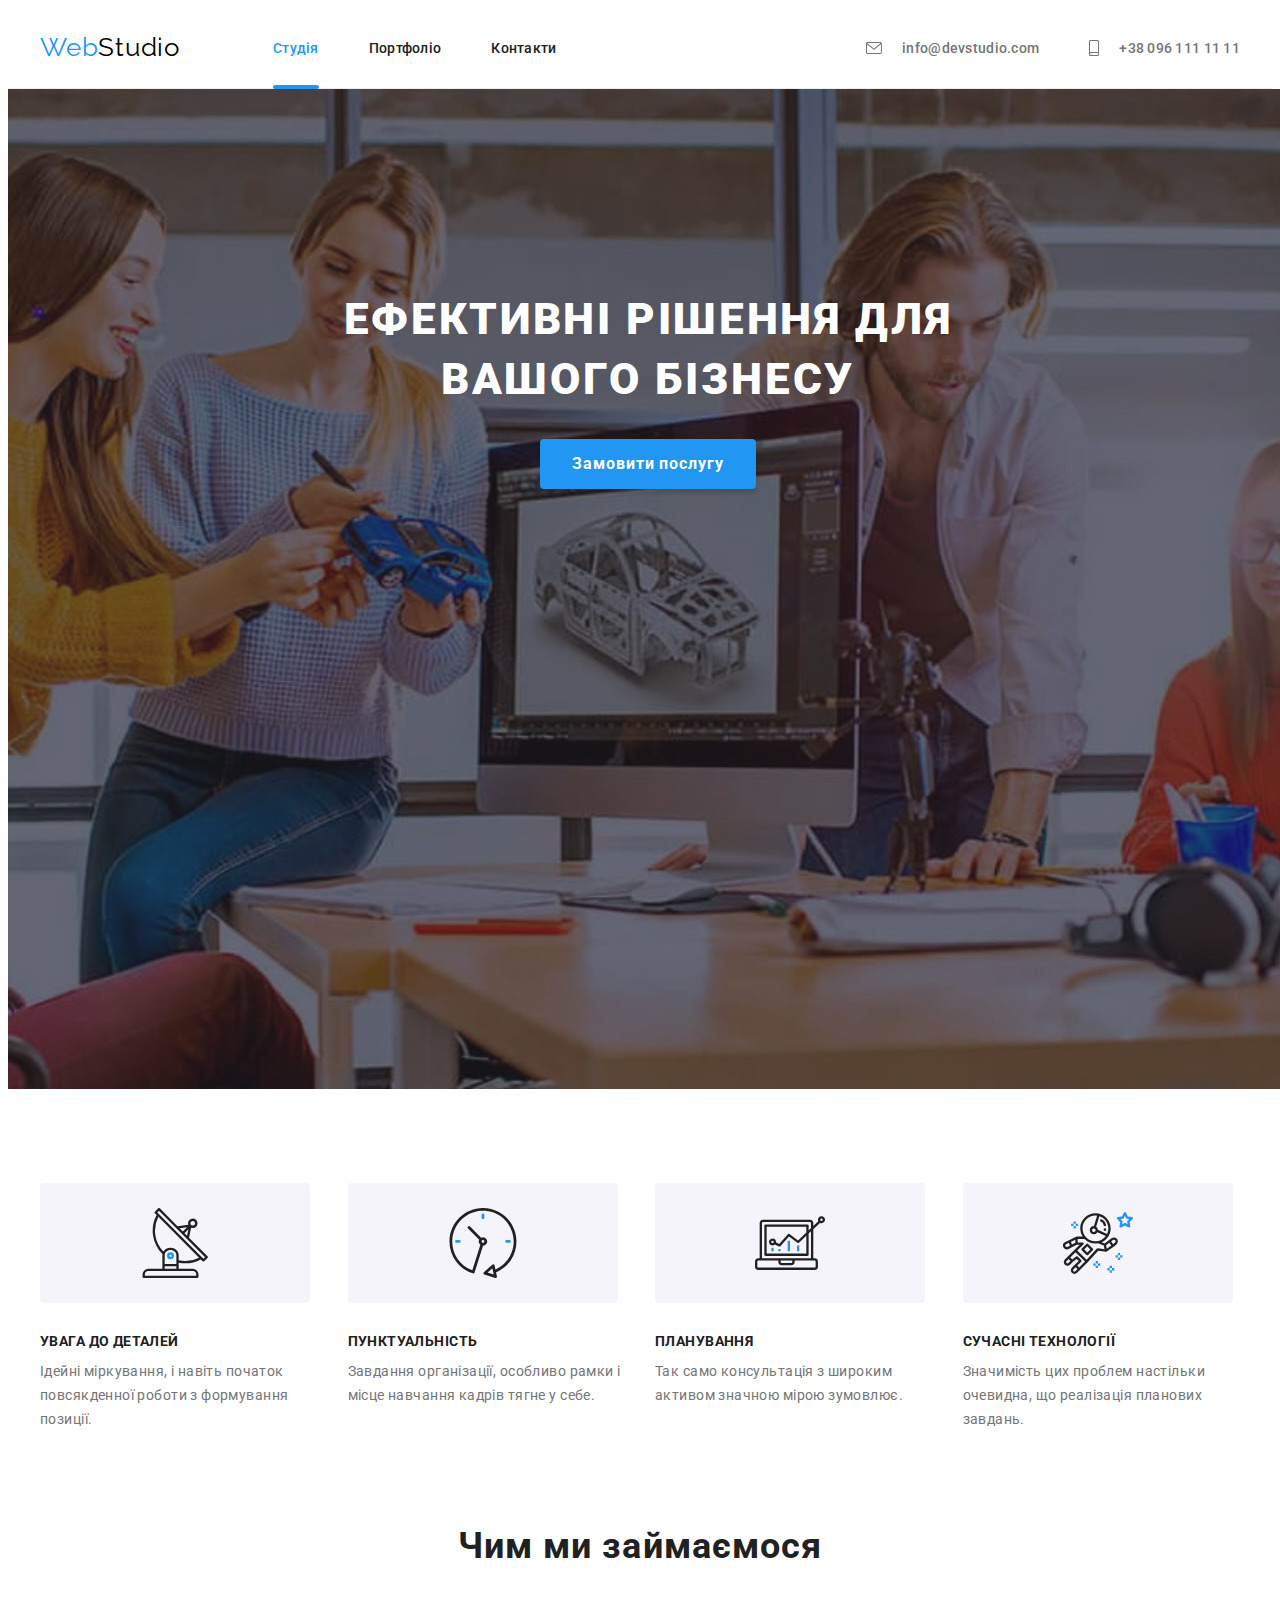
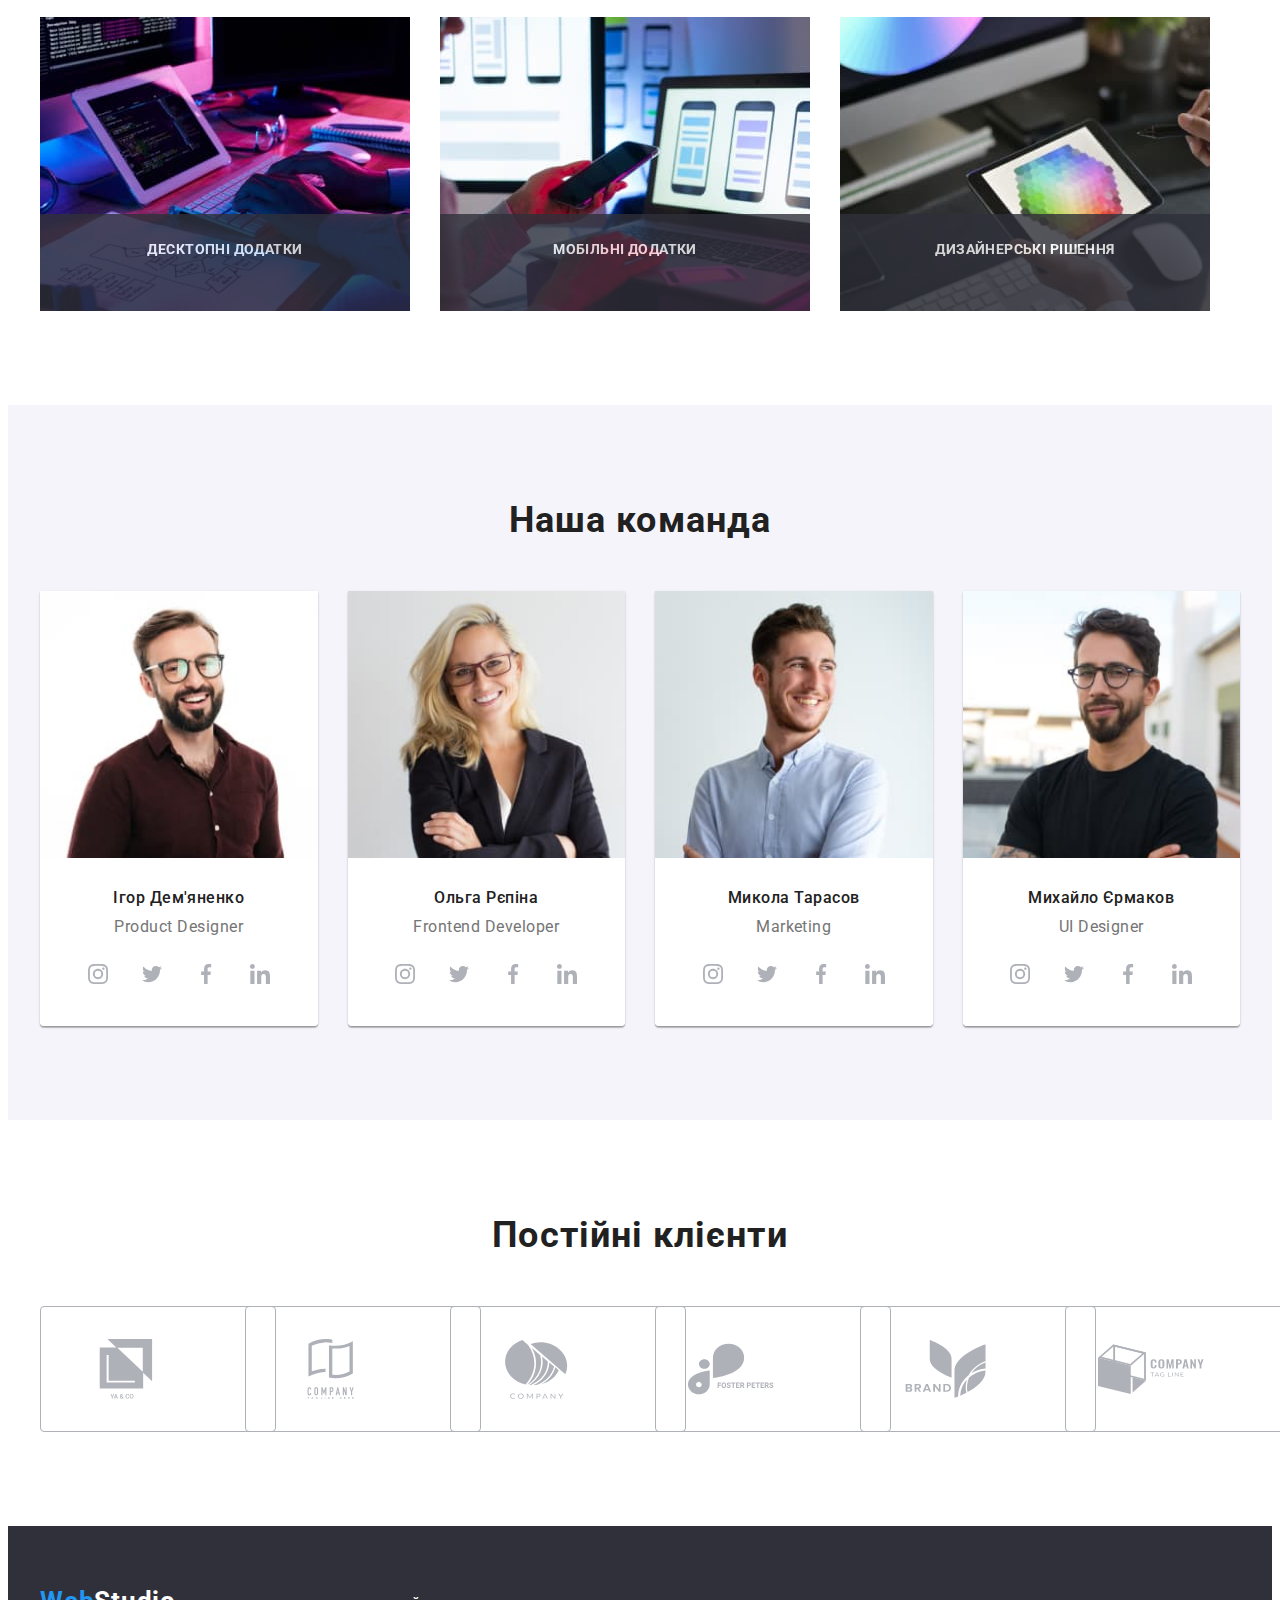
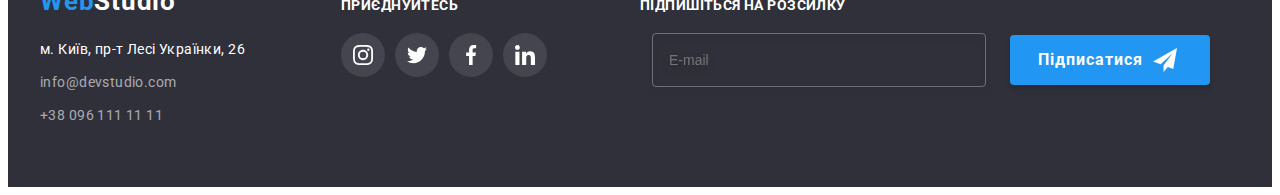
<file: index.html>
<!DOCTYPE html>
<html lang="uk">
<head>
    <meta charset="UTF-8">
    <meta http-equiv="X-UA-Compatible" content="IE=edge">
    <meta name="viewport" content="width=device-width, initial-scale=1.0">
    <title>goit-markup-hw-01</title>
    <link rel="preconnect" href="https://fonts.googleapis.com">
    <link rel="preconnect" href="https://fonts.gstatic.com" crossorigin>
    <link href="https://fonts.googleapis.com/css2?family=Raleway:wght@700&family=Roboto:wght@400;500;700;900&display=swap"
        rel="stylesheet">
    <link rel="stylesheet" href="https://cdnjs.cloudflare.com/ajax/libs/modern-normalize/1.1.0/modern-normalize.min.css"
        integrity="sha512-wpPYUAdjBVSE4KJnH1VR1HeZfpl1ub8YT/NKx4PuQ5NmX2tKuGu6U/JRp5y+Y8XG2tV+wKQpNHVUX03MfMFn9Q=="
        crossorigin="anonymous" referrerpolicy="no-referrer" />
    <!-- <link rel="stylesheet" href="./css/styles.css" /> -->
    <link rel="stylesheet" href="./css/main.min.css" />
</head>
<body>
    <!-- HEADER -->
    <header class="header">
        <div class="container header__container">
            <a href="./index.html" class="logo-link header__logo link"><span class="web">Web</span>Studio</a>
            <nav class="navigation header__navigation">
                <ul class="menu ul">
                    <li class="menu__item">
                        <a href="./index.html" class="menu__link link current">Студія</a></li>
                    <li class="menu__item">
                        <a href="./portfolio.html" class="menu__link link ">Портфоліо</a></li>
                    <li class="menu__item">
                        <a href="#"class="menu__link link">Контакти</a></li>
                </ul>
            </nav>
                <ul class="header__contacts ul">
                    <li class="header-contacts-list">
                        <a href=" mailto:info@devstudio.com" class="header-mail link">
                            <svg class="icon-mail" width="16" height="12" >
                                <use href="./images/icons.svg#icon-envelope"></use>
                            </svg>
                        info@devstudio.com
                        </a>
                    </li>
                    <li class="header-contacts-list">
                        <a href=" tel:+380961111111" class="header-tel link">
                            <svg class="icon-tel" width="10" height="16">
                                <use href="./images/icons.svg#icon-smartphone"></use>
                            </svg>
                        +38 096 111 11 11
                        </a>
                    </li>
                </ul>
            <button type="button" class="menu-open-btn "data-menu-open>
            <svg class="mob-menu-open" width="24" height="16">
                <use href="./images/icons.svg#icon-mob-menu-open"></use>
            </svg>
        </button>
        </div>
<!-- MOB MENU -->
        <div class="mob-menu is-hidden" data-menu>
            <div class="mob-menu__container container">
                <div class="mob-menu-up">
                    <button type="button" class="menu-close-btn"data-menu-close>
                        <svg class="mob-menu-close" width="18.67" height="18.67">
                            <use href="./images/icons.svg#icon-mob-menu-close"></use>
                        </svg>
                    </button>
                    <div class="mob_menu">
                        <ul class="mob-menu__list ul">
                            <li class="mob-menu__item">
                                <a href="./index.html" class="mob-menu__link link current">Студія</a>
                            </li>
                            <li class="mob-menu__item">
                                <a href="./portfolio.html" class="mob-menu__link link ">Портфоліо</a>
                            </li>
                            <li class="mob-menu__item">
                                <a href="#" class="mob-menu__link link">Контакти</a>
                            </li>
                        </ul>
                    </div >
                </div >
               <div class="mob-menu-bottom">
                        <ul class="mob__contacts ul">
                            <li class="mob__contacts-list">
                                <a href=" mailto:info@devstudio.com" class="mob-mail link">
                                    <!-- <svg class="icon-mail" width="16" height="12">
                                        <use href="./images/icons.svg#icon-envelope"></use>
                                    </svg> -->
                                    info@devstudio.com
                                </a>
                            </li>
                            <li class="mob__contacts-list">
                                <a href=" tel:+380961111111" class="mob-tel link">
                                    <!-- <svg class="icon-tel" width="10" height="16">
                                        <use href="./images/icons.svg#icon-smartphone"></use>
                                    </svg> -->
                                    +38 096 111 11 11
                                </a>
                            </li>
                        </ul>
                         <ul class="mob-soc">
                             <li class="soc-list__item">
                                <a 
                                href=""
                                target="_blank"
                                rel="noopener noreferrer"
                                class="mob-soc__link link"
                                >Instagram</a>
                             </li>
                             <li class="soc-list__item">
                                <a 
                                href=""
                                target="_blank"
                                rel="noopener noreferrer"
                                class="mob-soc__link link"
                                >Twitter</a>
                             </li>
                             <li class="soc-list__item">
                                <a 
                                href=""
                                target="_blank"
                                rel="noopener noreferrer"
                                class="mob-soc__link link"
                                >Facebook</a>
                             </li>
                             <li class="soc-list__item">
                                <a 
                                href=""
                                target="_blank"
                                rel="noopener noreferrer"
                                class="mob-soc__link link"
                                >LinkedIn</a>
                             </li>
                         </ul>
               </div >
            </div >
        </div>
    </header>
    <!-- MAIN -->
<main>
    <!-- hero -->
    <section class="section hero">
            <div class="container hero__container">
                <h1 class="hero__title">Ефективні рішення для <br/> вашого бізнесу</h1>
                <button type="button" class="hero__btn btn" data-modal-open>Замовити послугу</button>
     </section>
     <!-- about section -->
    <section class="about section">
            <div class="container about__container">
                <ul class="menu-list ul" >
                    <li  class="menu-list__item">
                        <div class="image">
                            <svg class="antenna icon">
                                <use href="./images/icons.svg#icon-antena"></use>
                            </svg>
                        </div>
                        <h3 class="about__title">УВАГА ДО ДЕТАЛЕЙ</h3>
                        <p class="about__sutitle">Ідейні міркування, і навіть початок повсякденної роботи з формування позиції.</p>
                    </li>
                    <li class="menu-list__item"> 
                        <div class="image">
                            <svg class="clock icon">
                                <use href="./images/icons.svg#icon-clock"></use>
                            </svg>
                        </div>
                        <h3 class="about__title">ПУНКТУАЛЬНІСТЬ</h3>
                        <p class="about__sutitle">Завдання організації, особливо рамки і місце навчання кадрів тягне у себе.</p>
                    </li>
                    <li class="menu-list__item">
                        <div class="image">
                            <svg class="diagram icon">
                                <use href="./images/icons.svg#icon-diagram"></use>
                            </svg>
                        </div>
                        <h3 class="about__title">ПЛАНУВАННЯ</h3>
                        <p class="about__sutitle">Так само консультація з широким активом значною мірою зумовлює.</p>
                    </li>
                    <li class="menu-list__item">
                        <div class="image">
                            <svg class="astronaut icon">
                                <use href="./images/icons.svg#icon-astronaut"></use>
                            </svg>
                        </div>
                        <h3 class="about__title">СУЧАСНІ ТЕХНОЛОГІЇ</h3>
                        <p class="about__sutitle">Значимість цих проблем настільки очевидна, що реалізація планових завдань.</p>
                    </li>
                </ul>
            </div>
    </section> 
    <!-- aside -->
    <section class="aside ">
        <div class="container aside-container">
            <h3 class="aside-titl">Чим ми займаємося</h3>
            <ul class="aside-list ul">
                <li class="aside-list-item">
                     <div class="work-wrap">
                        <picture>
                            <source srcset="./images/computer-desk.jpg 1x, ./images/computer-desk-2x.jpg 2x" media="(min-width:1200px)" />
                            <img src="./images/computer-desk-2x.jpg" alt="Створення сайтів" width="370" height="294" />
                        </picture>
                         <p class="work-text">
                            Десктопні додатки
                         </p>
                     </div>
                </li>
                <li class="aside-list-item">
                    <div class="work-wrap">
                        <picture>
                            <source srcset="./images/smartphone-desk.jpg 1x, ./images/smartphone-desk-2x.jpg 2x" media="(min-width:1200px)" />
                            <img src="./images/smartphone-desk-2x.jpg" alt="Розробка мобільних додатків" width="370" height="294" />
                        </picture>
                        <p class="work-text">
                            Мобільні додатки
                        </p>
                    </div>
                </li>
                <li class="aside-list-item">
                    <div class="work-wrap">
                        <picture>
                            <source srcset="./images/tablet-desk.jpg 1x, ./images/tablet-desk-2x.jpg 2x" media="(min-width:1200px)" />
                            <img src="./images/tablet-desk-2x.jpg" alt="Графічний дизайн" width="370" height="294" />
                        </picture>
                        <p class="work-text">
                            Дизайнерські рішення
                        </p>
                    </div>
                </li>
            </ul>
        </div>
    </section>
    <!-- team section -->
     <section class="team section">
        <div class="container team-container">
            <h2 class="aside-titl">Наша команда</h2>
            <ul class="team-list ul">
                <li class="team-item">
                <picture>
                    <source srcset="./images/team/igor-desk.jpg 1x, ./images/team/igor-desk-2x.jpg 2x" media="(min-width: 1200px)" />
                    <source srcset="./images/team/igor-tab.jpg 1x, ./images/team/igor-tab-2x.jpg 2x" media="(min-width: 768px)" />
                    <source srcset="./images/team/igor-mob.jpg 1x, ./images/team/igor-mob-2x.jpg 2x" media="(max-width: 767px)" />
                    <img src="./images/team/igor-mob-2x.jpg" alt="чоловік в сорочці шоколадного кольору" width="450" height="460" />
                </picture>
                    <div class="team-project">
                        <h3 class="team-item-title">Ігор Дем'яненко</h3>
                        <p class="team-item-sutitle">Product Designer</p>
                        <ul class="team-social-list">
                            <li class="social-list-item">
                                <a class="social-list-link"  href="#">
                                    <svg class="team-social-icon" width="20" height="20">
                                        <use href="./images/icons.svg#icon-instagram-2"></use>
                                    </svg>
                                </a>
                            </li>
                            <li class="social-list-item">
                                <a class="social-list-link" href="#">
                                    <svg class="team-social-icon" width="20" height="20">
                                        <use href="./images/icons.svg#icon-twitter-1"></use>
                                    </svg>
                                </a>
                            </li>
                            <li class="social-list-item">
                                <a class="social-list-link" href="#">
                                    <svg class="team-social-icon" width="20" height="20">
                                        <use href="./images/icons.svg#icon-facebook-1"></use>
                                    </svg>
                                </a>
                            </li>
                            <li class="social-list-item">
                                <a class="social-list-link" href="#">
                                    <svg class="team-social-icon" width="20" height="20">
                                        <use href="./images/icons.svg#icon-linkedin-1"></use>
                                    </svg>
                                </a>
                            </li>
                        </ul>
                    </div>
                </li>
                <li class="team-item">
                    <picture>
                        <source srcset="./images/team/olga-desk.jpg 1x, ./images/team/olga-desk-2x.jpg 2x" media="(min-width: 1200px)" />
                        <source srcset="./images/team/olga-tab.jpg 1x, ./images/team/olga-tab-2x.jpg 2x" media="(min-width: 768px)" />
                        <source srcset="./images/team/olga-mob.jpg 1x, ./images/team/olga-mob-2x.jpg 2x" media="(max-width: 767px)" />
                        <img src="./images/team/olga-mob-2x.jpg" alt="жінка блондинка усміхається" width="450" height="460" />
                    </picture>
                    <div class="team-project">
                        <h3 class="team-item-title">Ольга Рєпіна</h3>
                        <p class="team-item-sutitle">Frontend Developer</p>
                        <ul class="team-social-list">
                            <li class="social-list-item">
                                <a class="social-list-link" href="#">
                                    <svg class="team-social-icon" width="20" height="20">
                                        <use href="./images/icons.svg#icon-instagram-2"></use>
                                    </svg>
                                </a>
                            </li>
                            <li class="social-list-item">
                                <a class="social-list-link" href="#">
                                    <svg class="team-social-icon" width="20" height="20">
                                        <use href="./images/icons.svg#icon-twitter-1"></use>
                                    </svg>
                                </a>
                            </li>
                            <li class="social-list-item">
                                <a class="social-list-link" href="#">
                                    <svg class="team-social-icon" width="20" height="20">
                                        <use href="./images/icons.svg#icon-facebook-1"></use>
                                    </svg>
                                </a>
                            </li>
                            <li class="social-list-item">
                                <a class="social-list-link" href="#">
                                    <svg class="team-social-icon" width="20" height="20">
                                        <use href="./images/icons.svg#icon-linkedin-1"></use>
                                    </svg>
                                </a>
                            </li>
                        </ul>
                    </div>
                </li>
                <li class="team-item">
                    <picture>
                        <source srcset="./images/team/mykola-desk.jpg 1x, ./images/team/mykola-desk-2x.jpg 2x"
                            media="(min-width: 1200px)" />
                        <source srcset="./images/team/mykola-tab.jpg 1x, ./images/team/mykola-tab-2x.jpg 2x" media="(min-width: 768px)" />
                        <source srcset="./images/team/mykola-mob.jpg 1x, ./images/team/mykola-mob-2x.jpg 2x" media="(max-width: 767px)" />
                        <img src="./images/team/mykola-mob-2x.jpg" alt="хлопець в блакитній сорочці" width="450" height="460" />
                    </picture>
                    <div class="team-project">
                        <h3 class="team-item-title">Микола Тарасов</h3>
                        <p class="team-item-sutitle">Marketing</p>
                        <ul class="team-social-list">
                            <li class="social-list-item">
                                <a class="social-list-link" href="#">
                                    <svg class="team-social-icon" width="20" height="20">
                                        <use href="./images/icons.svg#icon-instagram-2"></use>
                                    </svg>
                                </a>
                            </li>
                            <li class="social-list-item">
                                <a class="social-list-link" href="#">
                                    <svg class="team-social-icon" width="20" height="20">
                                        <use href="./images/icons.svg#icon-twitter-1"></use>
                                    </svg>
                                </a>
                            </li>
                            <li class="social-list-item">
                                <a class="social-list-link" href="#">
                                    <svg class="team-social-icon" width="20" height="20">
                                        <use href="./images/icons.svg#icon-facebook-1"></use>
                                    </svg>
                                </a>
                            </li>
                            <li class="social-list-item">
                                <a class="social-list-link" href="#">
                                    <svg class="team-social-icon" width="20" height="20">
                                        <use href="./images/icons.svg#icon-linkedin-1"></use>
                                    </svg>
                                </a>
                            </li>
                        </ul>
                    </div>
                </li>
                <li class="team-item">
                    <picture>
                        <source srcset="./images/team/mykhailo-desk.jpg 1x, ./images/team/mykhailo-desk-2x.jpg 2x"
                            media="(min-width: 1200px)" />
                        <source srcset="./images/team/mykhailo-tab.jpg 1x, ./images/team/mykhailo-tab-2x.jpg 2x"
                            media="(min-width: 768px)" />
                        <source srcset="./images/team/mykhailo-mob.jpg 1x, ./images/team/mykhailo-mob-2x.jpg 2x"
                            media="(max-width: 767px)" />
                        <img src="./images/team/mykhailo-mob-2x.jpg" alt="чоловік в чорній футболці" width="450" height="460" />
                    </picture>
                    <div class="team-project">
                        <h3 class="team-item-title">Михайло Єрмаков</h3>
                        <p class="team-item-sutitle">UI Designer</p>
                        <ul class="team-social-list">
                            <li class="social-list-item">
                                <a class="social-list-link" href="#">
                                    <svg class="team-social-icon" width="20" height="20">
                                        <use href="./images/icons.svg#icon-instagram-2"></use>
                                    </svg>
                                </a>
                            </li>
                            <li class="social-list-item">
                                <a class="social-list-link" href="#">
                                    <svg class="team-social-icon" width="20" height="20">
                                        <use href="./images/icons.svg#icon-twitter-1"></use>
                                    </svg>
                                </a>
                            </li>
                            <li class="social-list-item">
                                <a class="social-list-link" href="#">
                                    <svg class="team-social-icon" width="20" height="20">
                                        <use href="./images/icons.svg#icon-facebook-1"></use>
                                    </svg>
                                </a>
                            </li>
                            <li class="social-list-item">
                                <a class="social-list-link" href="#">
                                    <svg class="team-social-icon" width="20" height="20">
                                        <use href="./images/icons.svg#icon-linkedin-1"></use>
                                    </svg>
                                </a>
                            </li>
                        </ul>
                    </div>
                </li>
            </ul>
        </div>
    </section>
    <!-- clients section -->
    <section class="clients section">
        <div class="container clients-container">
            <h2 class="clients-title aside-titl">Постійні клієнти</h2>
            <ul class="clients-list ul">
                <li class="clients-list-item">
                    <a class="clients-link" href="#">
                        <svg class="clients-icon" width="106" height="60">
                            <use href="./images/icons.svg#icon-client1"></use>
                        </svg>
                    </a>
                </li>
                <li class="clients-list-item">
                    <a class="clients-link" href="#">
                        <svg class="clients-icon" width="106" height="60">
                            <use href="./images/icons.svg#icon-client2"></use>
                        </svg>
                    </a>
                </li>
                <li class="clients-list-item">
                    <a class="clients-link" href="#">
                        <svg class="clients-icon" width="106" height="60">
                            <use href="./images/icons.svg#icon-client3"></use>
                        </svg>
                    </a>
                </li>
                <li class="clients-list-item">
                    <a class="clients-link" href="#">
                        <svg class="clients-icon" width="106" height="60">
                            <use href="./images/icons.svg#icon-client4"></use>
                        </svg>
                    </a>
                </li>
                <li class="clients-list-item">
                    <a class="clients-link" href="#">
                        <svg class="clients-icon" width="106" height="60">
                            <use href="./images/icons.svg#icon-client5"></use>
                        </svg>
                    </a>
                </li>
                <li class="clients-list-item">
                    <a class="clients-link" href="#">
                        <svg class="clients-icon" width="106" height="60">
                            <use href="./images/icons.svg#icon-client6"></use>
                        </svg>
                    </a>
                </li>
            </ul>
        </div>
    </section>
    </main>
    <!-- FOOTER -->
    <footer class="footer ">
        <div class="footer-field container">
           <div class="footer-inner">
                <div class="footer-container">
                        <!-- логотип -->
                        <a href="./index.html" class="logo-footer-link link"><span class="web">Web</span>Studio</a>
                        <!-- контакти -->
                            <address class="address">
                                <ul class="address-list ul">
                                    <li class="address-list-item">
                                        <a 
                                            class="address-link link" 
                                            href="https://goo.gl/maps/7Ttrmz1NtePC2R1u5" 
                                            target="_blank" 
                                            rel="nooper noreffere nofollow"
                                            >м. Київ, пр-т Лесі Українки, 26</a>
                                    </li>
                                    <li class="address-list-item">
                                        <a class="contact-link link" href="mailto:info@devstudio.com">info@devstudio.com</a>
                                    </li>
                                    <li class="address-list-item">
                                        <a class="contact-link link" href="tel:+380961111111">+38 096 111 11 11</a>
                                    </li>
                                </ul> 
                            </address> 
                    </div>
                    <!-- приєднуйтесь -->
                    <div class="footer-social-container">
                        <span class="footer-title">ПРИЄДНУЙТЕСЬ</span>
                        <ul class="footer-social-list">
                            <li class="footer-list-item">
                                <a class="footer-social-link" href="#">
                                    <svg class="team-social-icon" width="20" height="20">
                                        <use href="./images/icons.svg#icon-instagram-2"></use>
                                    </svg>
                                </a>
                            </li>
                            <li class="footer-list-item">
                                <a class="footer-social-link" href="#">
                                    <svg class="team-social-icon" width="20" height="20">
                                        <use href="./images/icons.svg#icon-twitter-1"></use>
                                    </svg>
                                </a>
                            </li>
                            <li class="footer-list-item">
                                <a class="footer-social-link" href="#">
                                    <svg class="team-social-icon" width="20" height="20">
                                        <use href="./images/icons.svg#icon-facebook-1"></use>
                                    </svg>
                                </a>
                            </li>
                            <li class="footer-list-item">
                                <a class="footer-social-link" href="#">
                                    <svg class="team-social-icon" width="20" height="20">
                                        <use href="./images/icons.svg#icon-linkedin-1"></use>
                                    </svg>
                                </a>
                            </li>
                        </ul>
                    </div>
           </div >
            <!-- підпишіться -->
            <div class="footer-subscribe-container">
                <p class="footer-title">ПІДПИШІТЬСЯ НА РОЗСИЛКУ</p>
                <form action="#" class="subscribe-form">
                    <label for="user-email"></label>
                        <input 
                            type="email" 
                            name="user-email" 
                            class="footer-input" 
                            required id="user-email"
                            aria-label="Email"
                            placeholder="E-mail" 
                            required
                    />
                <div class="subscribe-wrap">
                    <button type="button" class="subscribe-btn btn">Підписатися
                        <svg class="subscribe-icon" width="24" height="24">
                        <use href="./images/icons.svg#icon-send"></use>
                        </svg>
                    </button>
                </div>
                 </form>
            </div>
        </div>
    </footer>
    <!-- MODAL -->
    <div class="backdrop is-hidden "  data-modal>
        <div class="modal"> 
            <button type="button" class="close-dtn btn" data-modal-close>
                <svg class="close-icon" width="18" height="18">
                    <use href="./images/icons.svg#icon-close-black-18dp"></use>
                </svg>
            </button>
            <p class="modal-title">Залиште свої дані, ми вам передзвонимо</p>
            <form action="#" class="modal-form" >
                <div class="modal-label">
                    <label class="label-title" for="user-name">Ім'я</label>
                   <div class="input-wrap">
                        <input 
                            type="text" 
                            name="user-name" 
                            class="form-user modal-input"
                            required 
                            id="user-name" 
                        />
                        <svg class="modal-icon"  width="18" height="18">
                            <use href="./images/icons.svg#icon-name"></use>
                        </svg>
                   </div>
                </div>
                <div class="modal-label">
                    <label class="label-title" for="user-tel">Телефон</label>
                    <div class="input-wrap">
                        <input 
                            type="tel" 
                            name="user-tel" 
                            class="form-user modal-input"
                            required
                            id="user-tel" 
                        />
                        <svg class="modal-icon" width="18" height="18">
                            <use href="./images/icons.svg#icon-tel"></use>
                        </svg>
                    </div>
                </div>
                <div class="modal-label">
                    <label class="label-title" for="user-mail">Пошта</label>
                    <div class="input-wrap">
                        <input 
                            type="email" 
                            name="user-mail" 
                            class="form-user modal-input"
                            required
                            id="user-mail" 
                        />
                        <svg class="modal-icon"  width="18" height="18">
                            <use href="./images/icons.svg#icon-postsend"></use>
                        </svg>
                    </div>
                </div>
                <div class="modal-feedback">
                    <label class="label-title" for="feedback">Коментар</label>
                    <textarea 
                        name="feedback" 
                        id="feedback" 
                        cols="30" 
                        rows="10" 
                        class="feedback" 
                        placeholder="Введіть текст">
                    </textarea>
                </div>
                <label for="policy" class="policy-label">
                    <input class="policy-checkbox visually-hidden "
                        type="checkbox" 
                        name="policy" 
                        id="policy">
                    <svg class="policy-icon" width="16" height="15">
                        <use href="./images/icons.svg#icon-checkmark"></use>
                    </svg>
                    <span class="policy-text">
                        Погоджуюся з розсилкою та приймаю
                        <a href="#" class="policy-link link">Умови договору</a>
                    </span>
                </label>
                <button type="submit" class="send-btn btn">Відправити</button>
            </form>
        </div>
    </div>
    <script src="./js/modal.js"></script>
    <script src="./js/mobile-menu.js"></script>
</body>
</html>
</file>
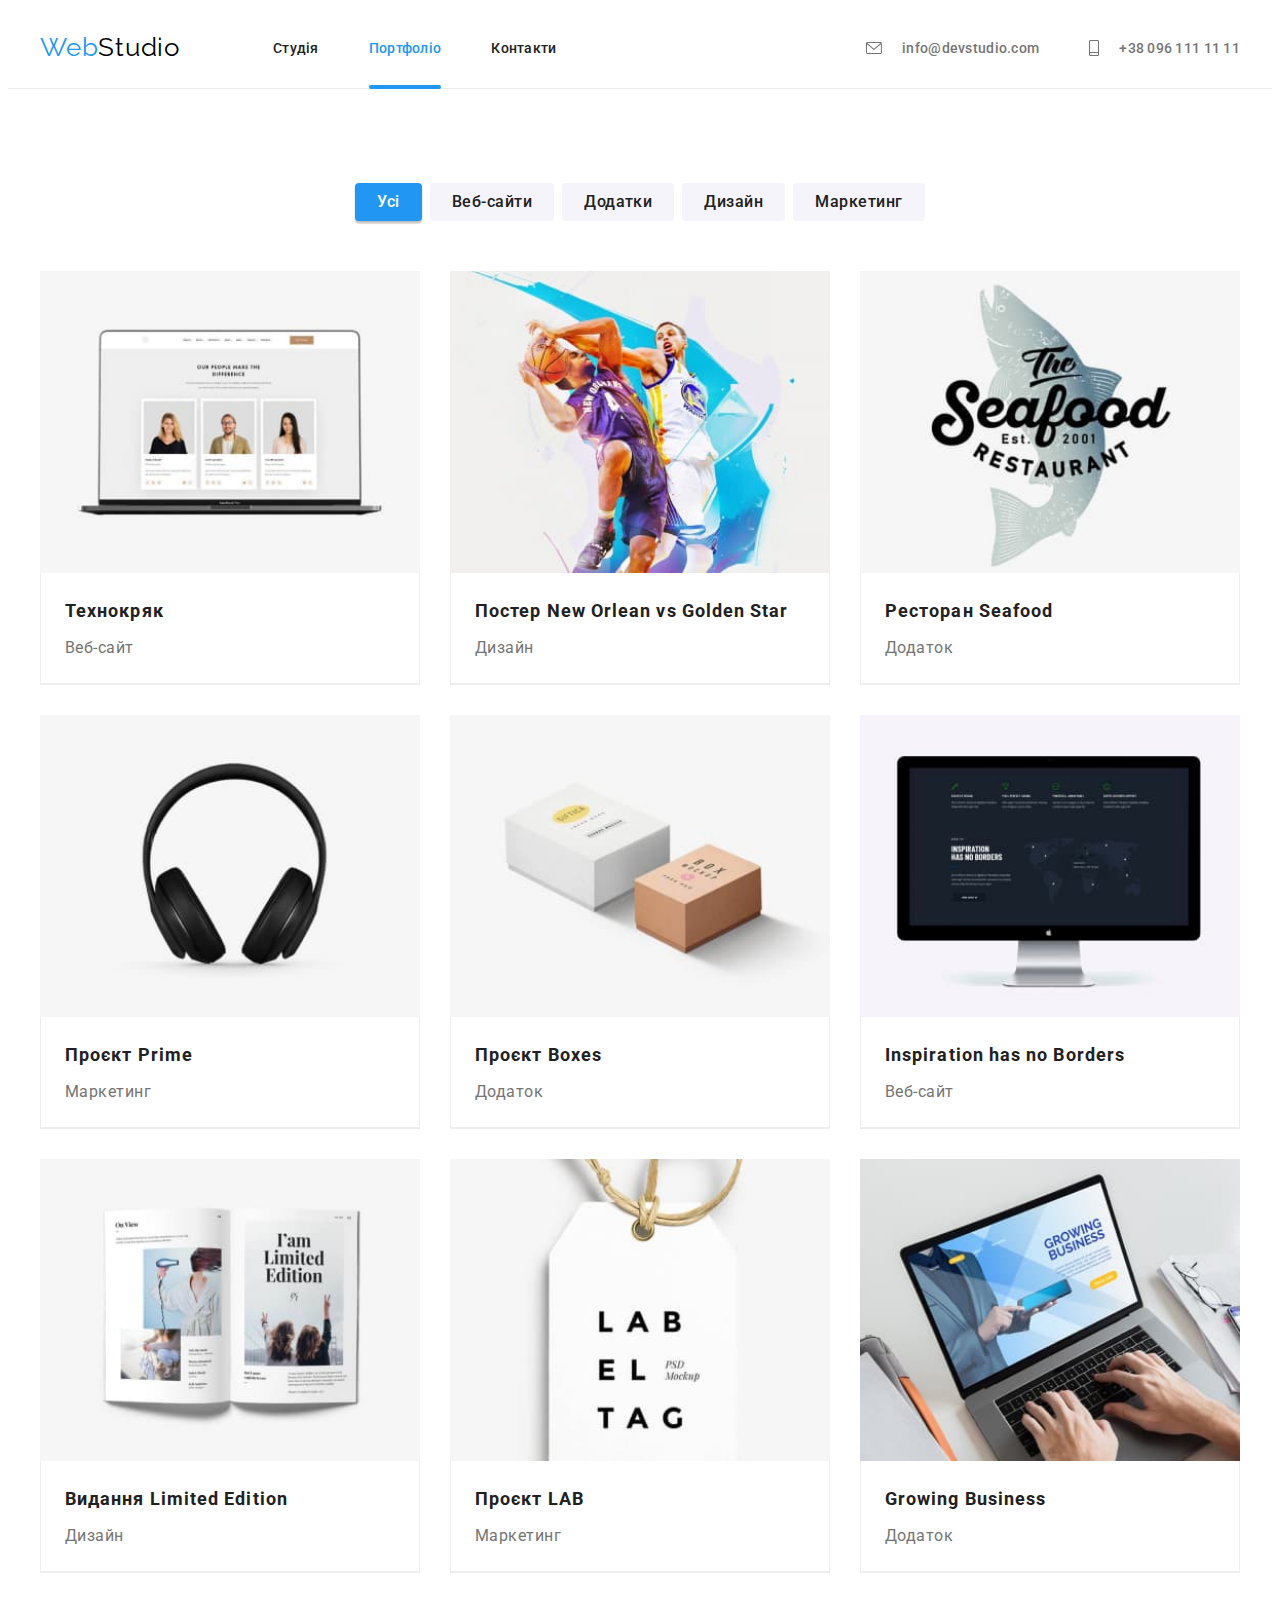
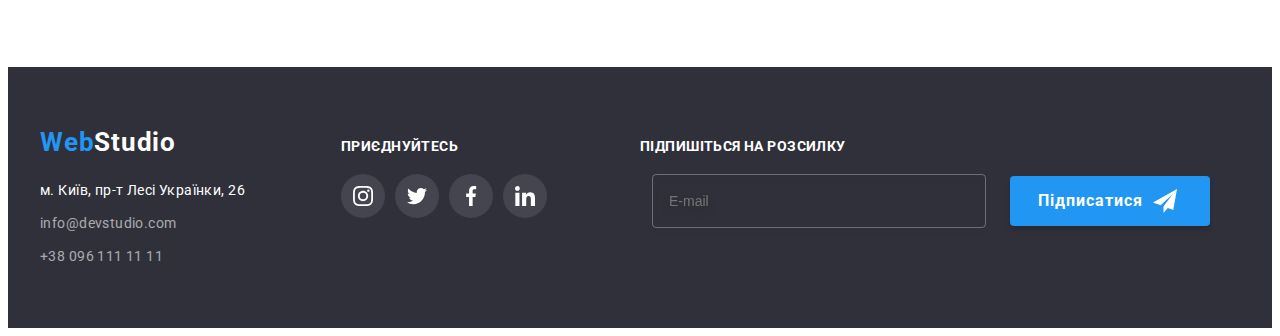
<file: portfolio.html>
<!DOCTYPE html>
<html lang="en">
<head>
    <meta charset="UTF-8">
    <meta http-equiv="X-UA-Compatible" content="IE=edge">
    <meta name="viewport" content="width=device-width, initial-scale=1.0">
    <title>goit-markup-hw</title>
    <link rel="preconnect" href="https://fonts.googleapis.com">
    <link rel="preconnect" href="https://fonts.gstatic.com" crossorigin>
    <link href="https://fonts.googleapis.com/css2?family=Raleway:wght@700&family=Roboto:wght@400;500;700;900&display=swap"
        rel="stylesheet">
    <link rel="stylesheet" href="https://cdnjs.cloudflare.com/ajax/libs/modern-normalize/1.1.0/modern-normalize.min.css"
        integrity="sha512-wpPYUAdjBVSE4KJnH1VR1HeZfpl1ub8YT/NKx4PuQ5NmX2tKuGu6U/JRp5y+Y8XG2tV+wKQpNHVUX03MfMFn9Q=="
        crossorigin="anonymous" referrerpolicy="no-referrer" />
    <!-- <link rel="stylesheet" href="./css/styles.css" /> -->
    <link rel="stylesheet" href="./css/main.min.css" />
</head>
<body>
    <header class="header">
        <div class="container header__container">
            <a href="./index.html" class="logo-link header__logo link"><span class="web">Web</span>Studio</a>
            <nav class="navigation header__navigation">
                <ul class="menu ul">
                    <li class="menu__item">
                        <a href="./index.html" class="menu__link link ">Студія</a>
                    </li>
                    <li class="menu__item">
                        <a href="./portfolio.html" class="menu__link link current">Портфоліо</a>
                    </li>
                    <li class="menu__item">
                        <a href="#" class="menu__link link">Контакти</a>
                    </li>
                </ul>
            </nav>
            <ul class="header__contacts ul">
                <li class="header-contacts-list">
                    <a href=" mailto:info@devstudio.com" class="header-mail link">
                        <svg class="icon-mail" width="16" height="12">
                            <use href="./images/icons.svg#icon-envelope"></use>
                        </svg>
                        info@devstudio.com
                    </a>
                </li>
                <li class="header-contacts-list">
                    <a href=" tel:+380961111111" class="header-tel link">
                        <svg class="icon-tel" width="10" height="16">
                            <use href="./images/icons.svg#icon-smartphone"></use>
                        </svg>
                        +38 096 111 11 11
                    </a>
                </li>
            </ul>
    <button type="button" class="menu-open-btn " data-menu-open>
        <svg class="mob-menu-open" width="24" height="16">
            <use href="./images/icons.svg#icon-mob-menu-open"></use>
        </svg>
    </button>
    </div>
    <!-- MOB MENU -->
    <div class="mob-menu is-hidden" data-menu>
        <div class="mob-menu__container container">
            <div class="mob-menu-up">
                <button type="button" class="menu-close-btn" data-menu-close>
                    <svg class="mob-menu-close" width="18.67" height="18.67">
                        <use href="./images/icons.svg#icon-mob-menu-close"></use>
                    </svg>
                </button>
                <div class="mob_menu">
                    <ul class="mob-menu__list ul">
                        <li class="mob-menu__item">
                            <a href="./index.html" class="mob-menu__link link ">Студія</a>
                        </li>
                        <li class="mob-menu__item">
                            <a href="./portfolio.html" class="mob-menu__link link current ">Портфоліо</a>
                        </li>
                        <li class="mob-menu__item">
                            <a href="#" class="mob-menu__link link">Контакти</a>
                        </li>
                    </ul>
                </div>
            </div>
            <div class="mob-menu-bottom">
                <ul class="mob__contacts ul">
                    <li class="mob__contacts-list">
                        <a href=" mailto:info@devstudio.com" class="mob-mail link">
                            <!-- <svg class="icon-mail" width="16" height="12">
                                            <use href="./images/icons.svg#icon-envelope"></use>
                                        </svg> -->
                            info@devstudio.com
                        </a>
                    </li>
                    <li class="mob__contacts-list">
                        <a href=" tel:+380961111111" class="mob-tel link">
                            <!-- <svg class="icon-tel" width="10" height="16">
                                            <use href="./images/icons.svg#icon-smartphone"></use>
                                        </svg> -->
                            +38 096 111 11 11
                        </a>
                    </li>
                </ul>
                <ul class="mob-soc">
                    <li class="soc-list__item">
                        <a href="" target="_blank" rel="noopener noreferrer" class="mob-soc__link link">Instagram</a>
                    </li>
                    <li class="soc-list__item">
                        <a href="" target="_blank" rel="noopener noreferrer" class="mob-soc__link link">Twitter</a>
                    </li>
                    <li class="soc-list__item">
                        <a href="" target="_blank" rel="noopener noreferrer" class="mob-soc__link link">Facebook</a>
                    </li>
                    <li class="soc-list__item">
                        <a href="" target="_blank" rel="noopener noreferrer" class="mob-soc__link link">LinkedIn</a>
                    </li>
                </ul>
            </div>
        </div>
    </div>
    </header>
    <main>
        <section class="profile section">
            <div class="container profile-container">
                <h2 class="visually-hidden">Портфоліо</h2>
                <ul class="profile-list ul">
                    <li class="profile-item">
                      <button  class="btn-portfolio current btn" type="button">Усі</button>  
                    </li>
                    <li class="profile-item">
                      <button class="btn-portfolio btn" type="button">Веб-сайти</button>  
                    </li>
                    <li class="profile-item">
                      <button class="btn-portfolio btn" type="button">Додатки</button>  
                    </li>
                    <li class="profile-item">
                      <button class="btn-portfolio btn" type="button">Дизайн</button>  
                    </li>
                    <li class="profile-item">
                      <button class="btn-portfolio btn" type="button">Маркетинг</button>  
                    </li>
                </ul>
                <ul class="content">
                    <li class="content-item ul">
                        <a href="#" class="work-link link">
                            <div class="work-overlay">
                                <picture>
                                    <source
                                        srcset="./images/portfolio/technocrack-desk.jpg 1x, ./images/portfolio/technocrack-desk-2x.jpg 2x"
                                        media="(min-width: 1200px)"
                                    />
                                    <source
                                        srcset="./images/portfolio/technocrack-tab.jpg 1x, ./images/portfolio/technocrack-tab-2x.jpg 2x"
                                        media="(min-width: 768px)"
                                    />
                                    <source
                                        srcset="./images/portfolio/technocrack-mob.jpg 1x, ./images/portfolio/technocrack-mob-2x.jpg 2x"
                                        media="(man-width: 767px)"
                                    />
                                    <img
                                        class="project__image"
                                        src="./images/portfolio/technocrack-mob-2x.jpg"
                                        alt="сайт на ноутбуці"
                                        width="370"
                                        height="294"
                                    />
                                </picture>
                                <p class="work-overlay-text">
                                    Ресурс пропонує комплексні пропозиції з різним рівнем функціоналу та сервісів. Все це дозволить відвідувачу отримати вичерпні відомості про компанію чи приватну особу.
                                </p>
                            </div>
                            <div class="project">
                                <h3 class="content-title">Технокряк</h3>
                                <p class="content-subtitle">Веб-сайт</p>
                            </div>
                        </a>
                    </li>
                    <li class="content-item ul">
                        <a href="#" class="work-link link">
                            <div class="work-overlay">
                                <picture>
                                    <source
                                        srcset="./images/portfolio/basketball-desk.jpg 1x, ./images/portfolio/basketball-desk-2x.jpg 2x"
                                        media="(min-width: 1200px)"
                                    />
                                    <source
                                        srcset="./images/portfolio/basketball-tab.jpg 1x, ./images/portfolio/basketball-tab-2x.jpg 2x"
                                        media="(min-width: 768px)"
                                    />
                                    <source
                                        srcset="./images/portfolio/basketball-mob.jpg 1x, ./images/portfolio/basketball-mob-2x.jpg 2x"
                                        media="(man-width: 767px)"
                                    />
                                    <img
                                        class="project__image"
                                        src="./images/portfolio/basketball-mob-2x.jpg"
                                        alt="гра в баскетбол"
                                        width="370"
                                        height="294"
                                    />
                                </picture>
                                <p class="work-overlay-text">
                                    Ресурс пропонує комплексні пропозиції з різним рівнем функціоналу та сервісів. Все це дозволить відвідувачу отримати вичерпні відомості про компанію чи приватну особу.
                                </p>
                            </div>
                            <div class="project">
                                <h3 class="content-title">Постер New Orlean vs Golden Star</h3>
                                <p class="content-subtitle">Дизайн</p>
                            </div>
                        </a>
                    </li>
                    <li class="content-item ul">
                        <a href="#" class="work-link link">
                            <div class="work-overlay">
                                <picture>
                                    <source
                                        srcset="./images/portfolio/seafood-desk.jpg 1x, ./images/portfolio/seafood-desk-2x.jpg 2x"
                                        media="(min-width: 1200px)"
                                    />
                                    <source
                                        srcset="./images/portfolio/seafood-tab.jpg 1x, ./images/portfolio/seafood-tab-2x.jpg 2x"
                                        media="(min-width: 768px)"
                                    />
                                    <source
                                        srcset="./images/portfolio/seafood-mob.jpg 1x, ./images/portfolio/seafood-mob-2x.jpg 2x"
                                        media="(man-width: 767px)"
                                    />
                                    <img
                                        class="project__image"
                                        src="./images/portfolio/seafood-mob-2x.jpg"
                                        alt="риба на логотипі ресторану"
                                        width="370"
                                        height="294"
                                    />
                                </picture>
                                <p class="work-overlay-text">
                                    Ресурс пропонує комплексні пропозиції з різним рівнем функціоналу та сервісів. Все це дозволить відвідувачу отримати вичерпні відомості про компанію чи приватну особу.
                                </p>
                            </div>
                            <div class="project">
                                <h3 class="content-title">Ресторан Seafood</h3>
                                <p class="content-subtitle">Додаток</p>
                            </div>
                        </a>
                    </li>
                    <li class="content-item ul">
                        <a href="#" class="work-link link">
                            <div class="work-overlay">
                                <picture>
                                    <source
                                        srcset="./images/portfolio/prime-desk.jpg 1x, ./images/portfolio/prime-desk-2x.jpg 2x"
                                        media="(min-width: 1200px)"
                                    />
                                    <source
                                        srcset="./images/portfolio/prime-tab.jpg 1x, ./images/portfolio/prime-tab-2x.jpg 2x"
                                        media="(min-width: 768px)"
                                    />
                                    <source
                                        srcset="./images/portfolio/prime-mob.jpg 1x, ./images/portfolio/prime-mob-2x.jpg 2x"
                                        media="(man-width: 767px)"
                                    />
                                    <img
                                        class="project__image"
                                        src="./images/portfolio/prime-mob-2x.jpg"
                                        alt="повнорозмірні чорні навушники"
                                        width="370"
                                        height="294"
                                    />
                                </picture>
                                <p class="work-overlay-text">
                                    Ресурс пропонує комплексні пропозиції з різним рівнем функціоналу та сервісів. Все це дозволить відвідувачу отримати вичерпні відомості про компанію чи приватну особу.
                                </p>
                            </div>
                            <div class="project">
                                <h3 class="content-title">Проєкт Prime</h3>
                                <p class="content-subtitle">Маркетинг</p>
                            </div>
                        </a>
                    </li>
                    <li class="content-item ul">
                        <a href="#" class="work-link link">
                            <div class="work-overlay">
                                <picture>
                                    <source
                                        srcset="./images/portfolio/boxes-desk.jpg 1x, ./images/portfolio/boxes-desk-2x.jpg 2x"
                                        media="(min-width: 1200px)"
                                    />
                                    <source
                                        srcset="./images/portfolio/boxes-tab.jpg 1x, ./images/portfolio/boxes-tab-2x.jpg 2x"
                                        media="(min-width: 768px)"
                                    />
                                    <source
                                        srcset="./images/portfolio/boxes-mob.jpg 1x, ./images/portfolio/boxes-mob-2x.jpg 2x"
                                        media="(man-width: 767px)"
                                    />
                                    <img
                                        class="project__image"
                                        alt="біла та коричнева кортонні коробки"
                                        src="./images/portfolio/boxes-mob-2x.jpg"
                                        width="370"
                                        height="294"
                                    />
                                </picture>
                                <p class="work-overlay-text">
                                    Ресурс пропонує комплексні пропозиції з різним рівнем функціоналу та сервісів. Все це дозволить відвідувачу отримати вичерпні відомості про компанію чи приватну особу.
                                </p>
                            </div>
                            <div class="project">
                                <h3 class="content-title">Проєкт Boxes</h3>
                                <p class="content-subtitle">Додаток</p>
                            </div>
                        </a>
                    </li>
                    <li class="content-item ul">
                        <a href="#" class="work-link link">
                            <div class="work-overlay">
                                <picture>
                                    <source
                                        srcset="./images/portfolio/inspiration-desk.jpg 1x, ./images/portfolio/inspiration-desk-2x.jpg 2x"
                                        media="(min-width: 1200px)"
                                    />
                                    <source
                                        srcset="./images/portfolio/inspiration-tab.jpg 1x, ./images/portfolio/inspiration-tab-2x.jpg 2x"
                                        media="(min-width: 768px)"
                                    />
                                    <source
                                        srcset="./images/portfolio/inspiration-mob.jpg 1x, ./images/portfolio/inspiration-mob-2x.jpg 2x"
                                        media="(man-width: 767px)"
                                    />
                                    <img
                                        class="project__image"
                                        src="./images/portfolio/inspiration-mob-2x.jpg"
                                        alt="сайт на моноблоці Apple"
                                        width="370"
                                        height="294"
                                    />
                                </picture>
                                <p class="work-overlay-text">
                                    Ресурс пропонує комплексні пропозиції з різним рівнем функціоналу та сервісів. Все це дозволить відвідувачу отримати вичерпні відомості про компанію чи приватну особу.
                                </p>
                            </div>
                            <div class="project">
                                <h3 class="content-title">Inspiration has no Borders</h3>
                                <p class="content-subtitle">Веб-сайт</p>
                            </div>
                        </a>
                    </li>
                    <li class="content-item ul">
                        <a href="#" class="work-link link">
                            <div class="work-overlay">
                                <picture>
                                    <source
                                        srcset="
                                            ./images/portfolio/limited-edition-desk.jpg    1x,
                                            ./images/portfolio/limited-edition-desk-2x.jpg 2x
                                        "
                                        media="(min-width: 1200px)"
                                    />
                                    <source
                                        srcset="
                                            ./images/portfolio/limited-edition-tab.jpg    1x,
                                            ./images/portfolio/limited-edition-tab-2x.jpg 2x
                                        "
                                        media="(min-width: 768px)"
                                    />
                                    <source
                                        srcset="
                                            ./images/portfolio/limited-edition-mob.jpg    1x,
                                            ./images/portfolio/limited-edition-mob-2x.jpg 2x
                                        "
                                        media="(man-width: 767px)"
                                    />
                                    <img
                                        class="project__image"
                                        src="./images/portfolio/limited-edition-mob-2x.jpg"
                                        alt="розгорнутий журнал зі статтею"
                                        width="370"
                                        height="294"
                                    />
                                </picture>
                                <p class="work-overlay-text">
                                    Ресурс пропонує комплексні пропозиції з різним рівнем функціоналу та сервісів. Все це дозволить відвідувачу отримати вичерпні відомості про компанію чи приватну особу.
                                </p>
                            </div>
                            <div class="project">
                                <h3 class="content-title">Видання Limited Edition</h3>
                                <p class="content-subtitle">Дизайн</p>
                            </div>
                        </a>
                    </li>
                    <li class="content-item ul">
                        <a href="#" class="work-link link">
                            <div class="work-overlay">
                                <picture>
                                    <source
                                        srcset="./images/portfolio/lab-desk.jpg 1x, ./images/portfolio/lab-desk-2x.jpg 2x"
                                        media="(min-width: 1200px)"
                                    />
                                    <source
                                        srcset="./images/portfolio/lab-tab.jpg 1x, ./images/portfolio/lab-tab-2x.jpg 2x"
                                        media="(min-width: 768px)"
                                    />
                                    <source
                                        srcset="./images/portfolio/lab-mob.jpg 1x, ./images/portfolio/lab-mob-2x.jpg 2x"
                                        media="(man-width: 767px)"
                                    />
                                    <img
                                        class="project__image"
                                        src="./images/portfolio/lab-mob-2x.jpg"
                                        alt="етикетка з написом"
                                        width="370"
                                        height="294"
                                    />
                                </picture>
                                <p class="work-overlay-text">
                                    Ресурс пропонує комплексні пропозиції з різним рівнем функціоналу та сервісів. Все це дозволить відвідувачу отримати вичерпні відомості про компанію чи приватну особу.
                                </p>
                            </div>
                            <div class="project">
                                <h3 class="content-title">Проєкт LAB</h3>
                                <p class="content-subtitle">Маркетинг</p>
                            </div>
                        </a>
                    </li>
                    <li class="content-item ul">
                        <a href="#" class="work-link link">
                            <div class="work-overlay">
                                <picture>
                                    <source
                                        srcset="
                                            ./images/portfolio/growing-business-desk.jpg    1x,
                                            ./images/portfolio/growing-business-desk-2x.jpg 2x
                                        "
                                        media="(min-width: 1200px)"
                                    />
                                    <source
                                        srcset="
                                            ./images/portfolio/growing-business-tab.jpg    1x,
                                            ./images/portfolio/growing-business-tab-2x.jpg 2x
                                        "
                                        media="(min-width: 768px)"
                                    />
                                    <source
                                        srcset="
                                            ./images/portfolio/growing-business-mob.jpg    1x,
                                            ./images/portfolio/growing-business-mob-2x.jpg 2x
                                        "
                                        media="(man-width: 767px)"
                                    />
                                    <img
                                        class="project__image"
                                        src="./images/portfolio/growing-business-mob-2x.jpg"
                                        alt="сайт на ноутбуці"
                                        width="370"
                                        height="294"
                                    />
                                </picture>
                                <p class="work-overlay-text">
                                    Ресурс пропонує комплексні пропозиції з різним рівнем функціоналу та сервісів. Все це дозволить відвідувачу отримати вичерпні відомості про компанію чи приватну особу.
                                </p>
                            </div>
                            <div class="project">
                                <h3 class="content-title">Growing Business</h3>
                                <p class="content-subtitle">Додаток</p>
                            </div>
                        </a>
                    </li>
                </ul>
            </div>
    </section>
    </main>
    <footer class="footer ">
        <div class="footer-field container">
            <div class="footer-inner">
                <div class="footer-container">
                    <!-- логотип -->
                    <a href="./index.html" class="logo-footer-link link"><span class="web">Web</span>Studio</a>
                    <!-- контакти -->
                    <address class="address">
                        <ul class="address-list ul">
                            <li class="address-list-item">
                                <a class="address-link link" href="https://goo.gl/maps/7Ttrmz1NtePC2R1u5" target="_blank"
                                    rel="nooper noreffere nofollow">м. Київ, пр-т Лесі Українки, 26</a>
                            </li>
                            <li class="address-list-item">
                                <a class="contact-link link" href="mailto:info@devstudio.com">info@devstudio.com</a>
                            </li>
                            <li class="address-list-item">
                                <a class="contact-link link" href="tel:+380961111111">+38 096 111 11 11</a>
                            </li>
                        </ul>
                    </address>
                </div>
                <!-- приєднуйтесь -->
                <div class="footer-social-container">
                    <span class="footer-title">ПРИЄДНУЙТЕСЬ</span>
                    <ul class="footer-social-list">
                        <li class="footer-list-item">
                            <a class="footer-social-link" href="#">
                                <svg class="team-social-icon" width="20" height="20">
                                    <use href="./images/icons.svg#icon-instagram-2"></use>
                                </svg>
                            </a>
                        </li>
                        <li class="footer-list-item">
                            <a class="footer-social-link" href="#">
                                <svg class="team-social-icon" width="20" height="20">
                                    <use href="./images/icons.svg#icon-twitter-1"></use>
                                </svg>
                            </a>
                        </li>
                        <li class="footer-list-item">
                            <a class="footer-social-link" href="#">
                                <svg class="team-social-icon" width="20" height="20">
                                    <use href="./images/icons.svg#icon-facebook-1"></use>
                                </svg>
                            </a>
                        </li>
                        <li class="footer-list-item">
                            <a class="footer-social-link" href="#">
                                <svg class="team-social-icon" width="20" height="20">
                                    <use href="./images/icons.svg#icon-linkedin-1"></use>
                                </svg>
                            </a>
                        </li>
                    </ul>
                </div>
    
            </div>
            <!-- підпишіться -->
            <div class="footer-subscribe-container">
                <p class="footer-title">ПІДПИШІТЬСЯ НА РОЗСИЛКУ</p>
                <form action="#" class="subscribe-form">
                    <label for="user-email"></label>
                    <input type="email" name="user-email" class="footer-input" required id="user-email" aria-label="Email"
                        placeholder="E-mail" required />
                    <div class="subscribe-wrap">
                        <button type="button" class="subscribe-btn btn">Підписатися
                            <svg class="subscribe-icon" width="24" height="24">
                                <use href="./images/icons.svg#icon-send"></use>
                            </svg>
                        </button>
                    </div>
                </form>
            </div>
        </div>
    </footer>
    <script src="./js/mobile-menu.js"></script>
</body>
</html>
</file>
<file: css/styles.css>
/* body{
    font-family: 'Raleway', sans-serif;
    font-family: 'Roboto', sans-serif;
    background-color: var(--white);
    color: var(--main-text-color);
} */
/* :root { 
--main-text-color: #212121;
--secondary-text-color: #757575;
--accent: #2196F3;
--btn-hover:#188CE8;
--white: #ffffff; 
--black: #000000;
--team-section-color:#F5F4FA;
--section-color: #2F303A;
--btn-color: #F5F4FA;
--footer-background-color:#2F303A;
--border-project-color: #EEEEEE;
--border-header:#ECECEC;
--soc-link-team: #AFB1B8;
--aside-bck-color: #2F303A;
--time: 250ms;
--cubic:cubic-bezier(0.4, 0, 0.2, 1);
} */

/* h1,
h2,
h3,
h4,
h5,
h6, 
p{
  margin: 0;
}

ul{
  list-style: none;
  margin: 0;
  padding: 0;
}

address{
  font-style: normal;
} */

/* .container {
width: 1200px;
padding-left: 15px;
padding-right: 15px;
margin: 0 auto;
} */

/* img {
  display: block;
  max-width: 100%;
  height: auto;
} */

/* .section {
  padding: 94px 0;
} */


/* .btn{
  cursor: pointer;
  font-family: inherit;
  display: block;
  margin: auto;
}  */
/* studio styles */
/* ------------------------header styles------------------------------ */

/* .header{
background: var(--white);
border-bottom: 1px solid var(--border-header);
}

.logo-link{
font-family: Raleway;
color: var(--black);
font-size: 26px;
line-height: calc(31/26);
letter-spacing: 0.03em;
margin-right: 93px;
}

.web{
  color: var(--accent);
}

.link{
  text-decoration: none;
}

.header-container{
  display: flex;
  align-items: center;
  height: 80px; 
}

.navigation{
  margin-right: auto;
}


.nav-link.current{
  color: var(--accent);
}

.header-nav, .header-contacts {
  left: 0px;
  top: 0px;
  display: flex;
  gap: 50px;
}

.nav-link  {
  font-weight: 500;
  font-size: 14px;
  line-height: calc(16/14);
  letter-spacing: 0.02em;
  color: var(--main-text-colo);
  position: relative;
  display: block;
  padding: 32px 0;
}

.nav-link.current.link::after{
  display: block;
  content:'';
  position: absolute;
  bottom: -1px;
  left: 0;
  width: 100%;
  height: 4px;
  background-color: var(--accent);
  border-radius: 2px;
}

.header-mail, .header-tel {
  font-weight: 500;
  font-size: 14px;
  line-height: calc(16/14);
  letter-spacing: 0.02em;
  color: var(--secondary-text-color);
  display: flex;
  padding-top: 32px;
  padding-bottom: 32px;
  align-items: center;
  gap: 10px;
  transition: color var(--time) var(--cubic);
}

.icon-mail, .icon-tel{
  fill: currentColor;
}

.nav-link:hover,
.nav-link:focus, 
.header-mail:hover, 
.header-mail:focus, 
.header-tel:hover, 
.header-tel:focus {
  color: var(--accent);
} */

/* ------------------------hero styles------------------------------ */


/* .hero{
height: 600px;
background-color: var(--section-color);
background-image: linear-gradient(
  rgba(47, 48, 58, 0.4),
  rgba(47, 48, 58, 0.4)), 
  url('../images/hero.jpg');
background-repeat: no-repeat;
background-color: #C4C4C4;
background-position: center;
text-align: center;
padding-top: 200px;
padding-bottom: 200px; 
background-size: cover;
max-width: 1600px;
margin-left: auto;
margin-right: auto;
}

.section-title {
  width: 696px;
  margin: 0 auto 30px auto;
  margin-bottom: 30px;
  font-weight: 900;
  font-size: 44px;
  line-height: calc(60/44);
  text-align: center;
  letter-spacing: 0.06em;
  text-transform: uppercase;
  color: var(--white);  
}

.section-btn {
  font-weight: 700;
  font-size: 16px;
  line-height: calc(30/16);
  align-items: center;
  text-align: center;
  letter-spacing: 0.06em;
  background-color: var(--accent);
  border-radius: 4px;
  border: none;
  color: var(--white);
  margin-top: 30px;
  padding: 10px 29px;
  box-shadow: 0px 4px 4px rgba(0, 0, 0, 0.15);
  transition:
  background-color var(--time) var(--cubic);
}

.section-btn:hover,
.section-btn:focus{
  background-color: var(--btn-hover);
} */
/* ------------------------about styles------------------------------ */

/* .about-container{
  display: flex;
}

.about{
  padding: 94px 0;
}

.about-list{
  display: flex;
  gap: 30px;
}

.about-list-item{
  flex-basis: calc((100% - 90px) / 4);
}

.about-list-item::before{
  display: block;
  content: "";
  width: 270px;
  height: 120px;
  background-size: 70px 70px;
  background-repeat: no-repeat;
  background-position: center;
  background-color: #F5F4FA;
  margin-bottom: 30px;
  border-radius: 4px;
}

.icon-antena::before{
  background-image: url(../images/antena.svg);
}

.icon-clock::before{
  background-image: url(../images/clock.svg);
}

.icon-diagrama::before{
  background-image: url(../images/diagram.svg);
}

.icon-astronaut::before{
  background-image: url(../images/astronaut.svg);
} */

/* .about-title {
  font-size: 14px;
  line-height: calc(16/14);
  letter-spacing: 0.03em;
  text-transform: uppercase;
  color: var(--main-text-color);
  margin-bottom: 10px;
}

.about-sutitle {
  font-size: 14px;
  line-height: calc(24/14);
  letter-spacing: 0.03em;
  color: var(--secondary-text-color);
} */

/* ------------------------aside styles------------------------------ */


/* .aside{
  padding-bottom: 94px;
}

.aside-list{
  display: flex;
  gap: 30px;
}

.aside-list-item{
flex-basis: calc((100% - 30px) / 3);
}

.aside-title {
  font-size: 36px;
  line-height: calc(42/36);
  text-align: center;
  letter-spacing: 0.03em;
  color: var(--main-text-color);
  margin-bottom: 50px;
}

.work-wrap {
  position: relative;
}

.work-text {
font-weight: 700;
font-size: 14px;
line-height: calc(16/14);
text-align: center;
letter-spacing: 0.03em;
text-transform: uppercase;
color: var(--white);
padding-top: 27px;
position: absolute;
position: absolute;
bottom: 0;
left: 0;
width: 370px;
height: 70px;
background-color: var(--aside-bck-color);
opacity: 0.8;
margin: 0;
} */

/* ------------------------team styles------------------------------ */

/* .team {
  background: var(--team-section-color);
}

.team-list{
  display: flex;
  gap: 30px;
}

.team-item{
  flex-basis: calc((100% - 90px) / 4);
  box-shadow: 0px 1px 3px rgba(0, 0, 0, 0.12), 0px 1px 1px rgba(0, 0, 0, 0.14), 0px 2px 1px rgba(0, 0, 0, 0.2);
    border-radius: 0px 0px 4px 4px;
} */

/* .team-project{
  background: var(--white);
  border-radius: 0px 0px 4px 4px;
  padding-top: 30px;
  padding-bottom: 30px;
} */

/* .team-item-title {
  font-weight: 500;
  font-size: 16px;
  line-height: calc(19/16);
  text-align: center;
  letter-spacing: 0.03em;
  color: var(--main-text-color);
  margin-bottom: 10px;
} */

/* .team-item-sutitle {
  font-size: 16px;
  line-height: calc(19/16);
  text-align: center;
  letter-spacing: 0.03em;
  color: var(--secondary-text-color);
  margin-bottom: 16px;
}

.team-social-list{
  display: flex;
  justify-content: center;
  gap: 10px;
}

.social-list-item{
  width: 44px;
  height: 44px;
}

.social-list-link{
  display: flex;
  width: 100%;
  height: 100%;
  background-color: var(--white);
  border-radius: 50%;
  align-items: center;
  justify-content: center;
  text-decoration: none;
  color: inherit;
  color: var(--soc-link-team);
  transition: background-color var(--time) var(--cubic),
    color var(--time) var(--cubic);
}

.team-social-icon{
  fill: currentColor; 
} */

/* .social-list-link:hover,
.social-list-link:focus{
  background-color: var(--accent);
  color: var(--white);
} */

/* ------------------------clients styles------------------------------ */


/* .clients-list {
display: flex;
gap: 30px;
justify-content: center;
}

.clients-list-item {
  flex-basis: calc((100% - 30px) / 6);
}

.clients-link {
  display: flex;
  align-items: center;
  color: #AFB1B8;
  width: 170px;
  height: 92px;
  border: 1px solid #AFB1B8;
  border-radius: 4px;
  padding: 16px 32px;
  transition: border-color var(--time) var(--cubic),
      fill var(--time) var(--cubic);
}

.clients-icon {
  fill: currentColor;
}

.clients-link:hover,
.clients-link:focus{
  border-color: var(--accent);
  color: var(--accent);
} */


/* ------------------------footer styles------------------------------ */


/* 
.footer {
  background: var(--footer-background-color);
  background: var(--section-color);
  margin: 0 auto;
  padding-top: 60px;
  padding-bottom: 60px;
}

.logo-footer-link{
  font-family: Raleway;
  font-size: 26px;
  line-height: calc(31/16);
  letter-spacing: 0.03em;
  color: var(--white);
  margin-top: 10px;   
  margin-bottom: 20px;
} 


.address-list-item:not(:last-child) {
  margin-bottom: 9px;
}

.address-link{
  font-style: normal;
  font-size: 14px;
  line-height: calc(24/14);
  letter-spacing: 0.03em;
  color: var(--white);
  transition: 
      background-color var(--time) var(--cubic);
}

.contact-link {
  font-size: 14px;
  line-height: calc(24/14);
  letter-spacing: 0.03em;
  color: rgba(255, 255, 255, 0.6);
  font-style: normal;
  transition: background-color var(--time) var(--cubic);
}

.address-link:hover, 
.address-link:focus,
.contact-link:hover,
.contact-link:focus{
  color: var(--accent);
}

.footer .container{
  display: flex;
  align-items: baseline;
  justify-content: space-between;
}


.footer-social-container{
  margin-left: 70px;
  margin-top: 72;
  margin-right: 93px;
}

.part-footer {
  display: flex;
}

.footer-title{
  font-weight: 700;
  font-size: 14px;
  line-height: calc(16/14);
  letter-spacing: 0.03em;
  text-transform: uppercase;
  color: var(--white);
  margin-bottom: 20px;
}

.footer-social-list{
  display: flex;
  align-items: center;
  gap: 10px;
  margin-top: 20px;
}

.footer-list-item {
  width: 44px;
  height: 44px;
}

.footer-social-link {
  display: flex;
  width: 100%;
  height: 100%;
  border-radius: 50%;
  background: rgba(255, 255, 255, 0.1);
  align-items: center;
  color: var(--white);
  justify-content: center;
  text-decoration: none;
  transition:
      background-color var(--time) var(--cubic);
}

.team-social-icon {
  fill: currentColor;
}

.footer-social-link:hover,
.footer-social-link:focus{
  background-color: var(--accent);
}

.footer-subscribe {
display: block;
}

.subscribe-form {
  display: flex;
}

.footer-input {
  width: 358px;
  height: 50px;
  border: 1px solid rgba(255, 255, 255, 0.3);
  filter: drop-shadow(0px 4px 4px rgba(0, 0, 0, 0.15));
  border-radius: 4px;
  display: block;
  background-color: transparent;
  font-size: 14px;
  color: var(--secondary-text-color);
  outline: transparent;
  padding-left: 16px;
}


.subscribe-btn {
  font-weight: 700;
    font-size: 16px;
    line-height: calc(30/16);
    display: flex;
    align-items: center;
    text-align: center;
    letter-spacing: 0.06em;
    color: var(--white);
    width: 200px;
    height: 50px;
    background: var(--accent);
    box-shadow: 0px 4px 4px rgba(0, 0, 0, 0.15);
    border-radius: 4px;
    border: none;
    padding: 10px 28px;
    margin-left: 12px;
    transition: background-color var(--time) var(--cubic);
}

.subscribe-icon {
  fill: currentColor;
}

.subscribe-btn:hover{
  background-color: var(--btn-hover);
}
 */


/* profile styles */
/* ------------------------ styles------------------------------ */

/* .profile{
padding-top: 94px;
padding-bottom: 94px;
margin: 0;
}

.profile-list{
display: flex;
flex-wrap: wrap;
gap: 8px;
padding-bottom: 50px;
align-items: center;
justify-content: center;
} */


/* .visually-hidden {
  position: absolute;
  width: 1px;
  height: 1px;
  margin: -1px;
  border: 0;
  padding: 0;
  white-space: nowrap;
  clip-path: inset(100%);
  clip: rect(0 0 0 0);
  overflow: hidden;
} */

/* .btn-portfolio {
  font-family: inherit;
  font-style: normal;
  font-weight: 500;
  font-size: 16px;
  line-height: calc(26/16);
  text-align: center;
  letter-spacing: 0.03em;
  color: var(--main-text-color);
  background: var(--btn-color);
  border-radius: 4px;
  border: none;
  cursor: pointer;
  padding: 6px 22px;
  transition: color var(--time) var(--cubic),
  box-shadow var(--time) var(--cubic),
  background-color var(--time) var(--cubic);
}

.btn-portfolio.current{
  background-color: var(--accent);
  color: var(--white);
  box-shadow: 0px 3px 1px rgba(0, 0, 0, 0.1), 0px 1px 2px rgba(0, 0, 0, 0.08), 0px 2px 2px rgba(0, 0, 0, 0.12);
}

.btn-portfolio:hover,
.btn-portfolio:focus{
  background: var(--accent);
  color: var(--btn-color);
  box-shadow: 0px 3px 1px rgba(0, 0, 0, 0.1), 0px 1px 2px rgba(0, 0, 0, 0.08), 0px 2px 2px rgba(0, 0, 0, 0.12);
}

.work-link{
box-shadow: 0px 1px 1px rgba(0, 0, 0, 0.12), 0px 4px 4px rgba(0, 0, 0, 0.06), 1px 4px 6px rgba(0, 0, 0, 0.16);
text-decoration: none;
}  

.work-overlay {
  position: relative;
  overflow: hidden;
}

.work-overlay-text {
font-weight: 400;
font-size: 18px;
line-height: calc(28/18);
letter-spacing: 0.03em;
color: var(--white);
position: absolute;
top: 0;
left: 0;
transform: translateY(100%);
transition: transform var(--time) var(--cubic),
opacity var(--time) var(--cubic);
width: 100%;
height: 100%;
padding-top: 63px;
padding-right: 24px;
padding-bottom: 63px;
padding-left: 24px;
margin: 0;
opacity: 0;
background-color: rgba(33, 150, 243, 0.9);
}

.work-link:hover .work-overlay-text {
  transform: translateY(0);
  opacity: 1;
} */

/* ------------------------content styles------------------------------ */

/* .profile{
  padding-bottom: 67px;
}

.content-title {
  font-style: normal;
  font-size: 18px;
  line-height: calc(36/18);
  letter-spacing: 0.06em;
  color: var(--main-text-color);
  margin-bottom: 4px;
}

.content {
  display: flex;
  flex-wrap: wrap;
  gap: 30px;
}

.content-item{
flex-basis: calc((100% - 60px) / 3);
border-bottom: 1px solid var(--border-project-color);
padding: 0;
margin: 0;
transition: box-shadow var(--time) var(--cubic),
background-color var(--time) var(--cubic);
}

.project{
  padding: 20px 24px;
  border: 1px solid var(--border-project-color);
  border-top: 0;
}

.content-subtitle{
  font-size: 16px;
  line-height: calc(30/16);
  letter-spacing: 0.03em;
  color: var(--secondary-text-color);
}

.content-item:hover,
.content-item:focus{
  box-shadow: 0px 1px 1px rgba(0, 0, 0, 0.12), 0px 4px 4px rgba(0, 0, 0, 0.06), 1px 4px 6px rgba(0, 0, 0, 0.16);
} */



/* ------------------------modal styles------------------------------ */

/* .backdrop{
  position: fixed;
  width: 100%;
  height: 100%;
  background: rgba(0, 0, 0, 0.2);
  top: 0;
  transition: opacity 1000ms var(--cubic), visibility 1000ms var(--cubic);
}

.modal{
  width: 528px;
  min-height: 581px;
  background: var(--white);
  box-shadow: 0px 1px 3px rgba(0, 0, 0, 0.12), 0px 1px 1px rgba(0, 0, 0, 0.14), 0px 2px 1px rgba(0, 0, 0, 0.2);
  border-radius: 4px;
  transform: translate(-50%, -50%) scaleX(1);
  top: 50%;
  left: 50%;
  position: absolute;
  transition: transform 1000ms var(--cubic);
  padding: 40px;
}

.backdrop.is-hidden .modal{
  transform: translate(-50%, -50%) scaleX(1.5);
}

.close-dtn{
box-sizing: border-box;
width: 30px;
height: 30px;
background: var(--white);
border: 1px solid rgba(0, 0, 0, 0.1);
border-radius: 50%;
display: flex;
align-items: center;
justify-content: center;
background-color: transparent;
position: absolute;
right: 8px;
top: 8px;
}

.close-icon{
  fill: currentColor;
}

.close-dtn:hover,
.close-dtn:focus{
  color: var(--accent)
} */

/* .is-hidden{
  opacity: 0;
  visibility: hidden;
  pointer-events: none;
} */


/* .modal-title{
    font-weight: 700;
    font-size: 20px;
    line-height: calc(23/20);
    text-align: center;
    letter-spacing: 0.03em;
    color: var(--black); 
    margin-bottom: 12px;
}

.modal-label{
margin-bottom: 10px;
}



.label-title{
  display: inline-block;
  margin-bottom: 4px;
  font-size: 12px;
    line-height: calc(14/12);
    letter-spacing: 0.01em;
    color: var(--secondary-text-color);
    
}

.input-wrap{
  position: relative;
}

.modal-icon{
  position: absolute;
  left: 5px;
  top: 50%;
  transform: translateY(-50%);
  margin-left: 11px;
  fill: currentColor;
}

.modal-input{
  width: 100%;
  height: 40px;
  border: 1px solid rgba(33, 33, 33, 0.2);
  border-radius: 4px;
  display: block;
  background-color: transparent;
  font-size: 14px;
  color: var(--black);
  outline: transparent;
  padding-left: 42px;
  transition:
      color var(--time) var(--cubic),
      border-color var(--time) var(--cubic);
}

.modal-input:focus,
.feedback:focus, .feedback:hover{
  border-color: var(--accent);
}

.modal-input:focus + .modal-icon{
  fill: var(--accent);
}

.modal-feedback{
  margin-bottom: 20px;
} */

/* textarea {
  resize: none;
} */

/* .feedback{
  display: block;
  width: 448px;
  height: 120px;
  border: 1px solid rgba(33, 33, 33, 0.2);
  border-radius: 4px;
  margin-bottom: 20px;
  padding: 12px 16px;
  color: var(--secondary-text-color);
  outline: transparent;
  font-size: 12px;
  line-height: calc(14/12);
  transition:
      color var(--time) var(--cubic),
      border-color var(--time) var(--cubic);
}

.feedback::placeholder{
    font-size: 12px;
    line-height: calc(14/12);
    letter-spacing: 0.01em;
    color: var(--secondary-text-color);
}

.policy-label {
  display: flex;
  align-items: center;
  justify-content: center;
  gap: 8px;
  margin-bottom: 30px;
  font-size: 14px;
  line-height: calc(24 / 14);
  letter-spacing: 0.03em;
  color:var(--secondary-text-color);
}



.policy-icon {
  fill: var(--white);
  border: 2px solid #212121;
  border-radius: 2px;
  transition: border-color var(--time) var(--cubic),
  background-color var(--time) var(--cubic);
}

.policy-link {
  position: relative;
  font-weight: 400;
  font-size: 14px;
  line-height: calc(24 / 14);
  letter-spacing: 0.03em;
  color: var(--accent);
}

.policy-link::after{
  content: " ";
  position: absolute;
  bottom: 5px;
  left: 0;
  width: 100%;
  height: 1px;
  background-color: var(--accent);
}

.policy-checkbox:checked + .policy-icon{
  border-color: transparent;
  background-color: var(--accent);
}

.send-btn{
font-weight: 700;
  font-size: 16px;
  line-height: calc(30/16);
  display: flex;
  align-items: center;
  text-align: center;
  letter-spacing: 0.06em;
  color: var(--white);
  width: 200px;
  height: 50px;
  background: #2196F3;
  box-shadow: 0px 4px 4px rgba(0, 0, 0, 0.15);
  border-radius: 4px;
  border: none;
  padding: 10px 52px;
  transition:
      background-color var(--time) var(--cubic);
}

.send-btn:hover,
.send-btn:focus{
  background: var(--btn-hover);
    box-shadow: 0px 4px 4px rgba(0, 0, 0, 0.15);
    border-radius: 4px;
} */
</file>
<file: css/main.min.css>
body{font-family:"Raleway",sans-serif;font-family:"Roboto",sans-serif;background-color:var(--white);color:var(--main-text-color)}.section{padding-top:60px;padding-bottom:60px}@media screen and (min-width: 1200px){.section{padding-top:94px;padding-bottom:94px}}.link{text-decoration:none}:root{--main-text-color: #212121;--secondary-text-color: #757575;--accent: #2196F3;--btn-hover: #188CE8;--white: #ffffff;--black: #000000;--team-section-color: #F5F4FA;--section-color: #2F303A;--btn-color: #F5F4FA;--footer-background-color: #2F303A;--border-project-color: #EEEEEE;--border-header: #ECECEC;--soc-link-team: #AFB1B8;--aside-bck-color: #2F303A;--time: 250ms;--cubic: cubic-bezier(0.4, 0, 0.2, 1);--mob-menu-shadow: 0px 4px 8px rgba(0, 0, 0, 0.04), 0px 2px 4px rgba(0, 0, 0, 0.08), 0px 1px 3px rgba(0, 0, 0, 0.16)}h1,h2,h3,h4,h5,h6,p{margin:0}ul{list-style:none;margin:0;padding:0}address{font-style:normal}img{display:block;max-width:100%;height:auto;width:100%}textarea{resize:none}.visually-hidden{position:absolute;width:1px;height:1px;margin:-1px;border:0;padding:0;white-space:nowrap;-webkit-clip-path:inset(100%);clip-path:inset(100%);clip:rect(0 0 0 0);overflow:hidden}.is-hidden{opacity:0;visibility:hidden;pointer-events:none}.container{width:100%;padding-left:15px;padding-right:15px;margin:0 auto}@media screen and (min-width: 480px){.container{max-width:480px}}@media screen and (min-width: 768px){.container{max-width:768px}}@media screen and (min-width: 1200px){.container{max-width:1200px}}.btn{cursor:pointer;font-family:inherit;display:block;margin:auto}.about__title{font-size:14px;line-height:1.1428571429;letter-spacing:.03em;text-transform:uppercase;color:var(--main-text-color);margin-bottom:10px;margin-top:30px;text-align:center}@media screen and (min-width: 768px){.about__title{text-align:start}}@media screen and (min-width: 1200px){.about__title{max-width:1200px}}.about__sutitle{font-size:14px;line-height:1.7142857143;letter-spacing:.03em;color:var(--secondary-text-color)}.backdrop{position:fixed;width:100%;height:100%;background:rgba(0,0,0,.2);top:0;transition:opacity 1000ms var(--cubic),visibility 1000ms var(--cubic);overflow:scroll;opacity:1}.modal{overflow:auto;min-width:100%;max-height:550px;background:var(--white);box-shadow:0px 1px 3px rgba(0,0,0,.12),0px 1px 1px rgba(0,0,0,.14),0px 2px 1px rgba(0,0,0,.2);border-radius:4px;transform:translate(-50%, -50%) scaleX(1);top:50%;left:50%;position:absolute;transition:transform 1000ms var(--cubic);padding:25px}.backdrop.is-hidden .modal{transform:translate(-50%, -50%) scaleX(1.5)}@media screen and (min-width: 480px){.modal{min-width:450px;max-height:609px;padding:40px}}@media screen and (min-width: 1200px){.modal{width:528px;min-height:581px}}.close-dtn{box-sizing:border-box;width:30px;height:30px;background:var(--white);border:1px solid rgba(0,0,0,.1);border-radius:50%;display:flex;align-items:center;justify-content:center;background-color:rgba(0,0,0,0);position:absolute;right:8px;top:8px}.close-dtn:hover,.close-dtn:focus{fill:var(--accent)}.close-icon{fill:currentColor}.modal-title{font-weight:700;font-size:20px;line-height:1.5;text-align:center;letter-spacing:.03em;color:var(--black);margin-bottom:8px}@media screen and (min-width: 480px){.modal-title{margin-bottom:12px;font-weight:700;font-size:20px;line-height:1.5;text-align:center;letter-spacing:.03em}}@media screen and (min-width: 1200px){.modal-title{font-weight:700;font-size:20px;line-height:1.15;text-align:center;letter-spacing:.03em}}.modal-label{margin-bottom:10px;display:flex;flex-direction:column}.modal-label:nth-of-type(4n){margin-bottom:20px}.label-title{display:inline-block;margin-bottom:4px;font-size:12px;line-height:1.1666666667;letter-spacing:.01em;color:var(--secondary-text-color)}.input-wrap{position:relative}.modal-icon{position:absolute;top:50%;transform:translateY(-50%);margin-left:11px;fill:currentColor;transition:fill 250ms var(--cubic)}.modal-input:focus+.modal-icon{fill:var(--accent)}.modal-input{width:100%;height:40px;border:1px solid rgba(33,33,33,.2);border-radius:4px;display:block;background-color:rgba(0,0,0,0);font-size:14px;color:var(--black);outline:rgba(0,0,0,0);transition:color var(--time) var(--cubic),border-color var(--time) var(--cubic)}.modal-input:focus{border-color:var(--accent)}.form-user{padding:9px 10px 9px 30px}@media screen and (min-width: 480px){.form-user{height:40px;padding:11px 12px 11px 42px}}.modal-feedback{display:flex;flex-direction:column;margin-bottom:10px}.modal-feedback:nth-of-type(4n){margin-bottom:20px}.feedback{display:block;width:100%;height:120px;border:1px solid rgba(33,33,33,.2);border-radius:4px;padding:12px 16px;color:var(--secondary-text-color);outline:rgba(0,0,0,0);font-size:12px;line-height:1.1666666667;transition:color var(--time) var(--cubic),border-color var(--time) var(--cubic)}.feedback:focus,.feedback:hover{border-color:var(--accent)}@media screen and (min-width: 480px){.feedback:focus,.feedback:hover{height:120px}}.feedback:focus::-moz-placeholder, .feedback:hover::-moz-placeholder{font-size:14px;line-height:1.1428571429;letter-spacing:.01em;color:rgba(117,117,117,.5)}.feedback:focus:-ms-input-placeholder, .feedback:hover:-ms-input-placeholder{font-size:14px;line-height:1.1428571429;letter-spacing:.01em;color:rgba(117,117,117,.5)}.feedback:focus::placeholder,.feedback:hover::placeholder{font-size:14px;line-height:1.1428571429;letter-spacing:.01em;color:rgba(117,117,117,.5)}@media screen and (min-width: 1200px){.feedback:focus::-moz-placeholder, .feedback:hover::-moz-placeholder{font-size:12px;line-height:1.1666666667;letter-spacing:.01em;color:rgba(117,117,117,.5)}.feedback:focus:-ms-input-placeholder, .feedback:hover:-ms-input-placeholder{font-size:12px;line-height:1.1666666667;letter-spacing:.01em;color:rgba(117,117,117,.5)}.feedback:focus::placeholder,.feedback:hover::placeholder{font-size:12px;line-height:1.1666666667;letter-spacing:.01em;color:rgba(117,117,117,.5)}}.policy-label{display:flex;align-items:center;justify-content:center;gap:8px;font-size:14px;line-height:1.7142857143;letter-spacing:.03em;color:var(--secondary-text-color)}@media screen and (min-width: 480px){.policy-label{margin-bottom:30px}}.policy-text{font-size:12px;line-height:1.1666666667;letter-spacing:.03em;color:var(--secondary-text-color)}@media screen and (min-width: 1200px){.policy-text{font-size:14px;line-height:1.7142857143;letter-spacing:.03em;color:var(--secondary-text-color)}}.policy-icon{fill:var(--white);border:2px solid #212121;border-radius:2px;transition:border-color var(--time) var(--cubic),background-color var(--time) var(--cubic)}.policy-checkbox:checked+.policy-icon{border-color:rgba(0,0,0,0);background-color:var(--accent)}.policy-link{position:relative;font-weight:400;font-size:12px;line-height:1.1666666667;letter-spacing:.03em;color:var(--accent)}@media screen and (min-width: 480px){.policy-link{text-decoration:none}}@media screen and (min-width: 1200px){.policy-link{font-weight:400;font-size:14px;line-height:1.7142857143;letter-spacing:.03em}}.policy-link::after{content:" ";position:absolute;bottom:5px;left:0;width:100%;height:1px;background-color:var(--accent)}.send-btn{font-weight:700;font-size:16px;line-height:1.875;display:flex;align-items:center;text-align:center;letter-spacing:.06em;color:var(--white);width:200px;height:50px;background:#2196f3;box-shadow:0px 4px 4px rgba(0,0,0,.15);border-radius:4px;border:none;padding:10px 52px;transition:background-color var(--time) var(--cubic)}.send-btn:hover,.send-btn:focus{background:var(--btn-hover);box-shadow:0px 4px 4px rgba(0,0,0,.15);border-radius:4px}.aside-title{font-size:28px;line-height:1.1785714286;text-align:center;letter-spacing:.03em;color:var(--main-text-color);margin-bottom:30px}@media screen and (min-width: 768px){.aside-title{margin-bottom:30px;font-size:28px;line-height:1.1785714286}}@media screen and (min-width: 1200px){.aside-title{margin-bottom:50px;font-size:36px;line-height:1.1666666667}}.header{background:var(--white);border-bottom:1px solid var(--border-header)}.logo-link{font-family:Raleway;color:var(--black);font-size:26px;line-height:1.1923076923;letter-spacing:.03em}.header__logo{padding:16px 0}@media screen and (min-width: 768px){.header__logo{margin-right:87px;padding-top:26px;padding-bottom:26px}}@media screen and (min-width: 1200px){.header__logo{margin-right:93px;padding-top:24px;padding-bottom:25px}}.web{color:var(--accent)}.header__container{display:flex;align-items:center;height:80px;justify-content:space-between}.header__navigation{margin-right:auto;display:none}@media screen and (min-width: 768px){.header__navigation{display:block;margin-right:auto}}.menu__link.current{color:var(--accent)}.menu,.header__contacts{left:0px;top:0px;display:none;gap:50px}@media screen and (min-width: 768px){.menu,.header__contacts{display:flex;justify-content:center;gap:50px}}@media screen and (min-width: 1200px){.menu,.header__contacts{display:flex;flex-direction:row;align-items:center;gap:50px}}@media screen and (min-width: 768px){.header__contacts{display:flex;flex-direction:column;justify-content:center;gap:10px}}@media screen and (min-width: 1200px){.header__contacts{display:flex;flex-direction:row;align-items:center;gap:50px}}.menu__link{font-weight:500;font-size:14px;line-height:1.1428571429;letter-spacing:.02em;color:var(--main-text-colo);position:relative;display:none;padding:32px 0;transition:color 250ms var(--cubic)}.menu__link:hover,.menu__link:focus{color:var(--accent)}@media screen and (min-width: 768px){.menu__link{display:flex}}@media screen and (min-width: 1200px){.menu__link{display:flex}}.menu__link.current.link::after{display:block;content:"";position:absolute;bottom:-1px;left:0;width:100%;height:4px;background-color:var(--accent);border-radius:2px}.header-mail,.header-tel{font-weight:500;font-size:14px;line-height:1.1428571429;letter-spacing:.02em;color:var(--secondary-text-color);display:none;align-items:center;gap:10px;transition:color var(--time) var(--cubic)}.header-mail:hover,.header-mail:focus,.header-tel:hover,.header-tel:focus{color:var(--accent)}@media screen and (min-width: 768px){.header-mail,.header-tel{display:inline-flex;font-weight:500;font-size:14px;line-height:1.1428571429;letter-spacing:.02em;color:var(--secondary-text-color);transition:color var(--time) var(--cubic)}.header-mail:hover,.header-mail:focus,.header-tel:hover,.header-tel:focus{color:var(--accent)}}@media screen and (min-width: 1200px){.header-mail,.header-tel{padding:32px 0}}@media screen and (min-width: 768px){.icon-mail{width:14px;height:10px;fill:currentColor;margin-right:8px}}@media screen and (min-width: 1200px){.icon-mail{width:16px;height:12px;margin-right:10px}}@media screen and (min-width: 768px){.icon-tel{width:10px;height:14px;fill:currentColor;margin-right:8px}}@media screen and (min-width: 1200px){.icon-tel{width:10px;height:16px;margin-right:10px}}.mob-menu{position:fixed;width:100vw;height:100vh;top:0;left:0;background-color:var(--white);box-shadow:var(mob-menu-shadow);padding-top:48px;padding-bottom:48px;z-index:5}.mob-menu__container{height:100%;display:flex;flex-direction:column;justify-content:space-between;overflow:auto}@media screen and (min-width: 480px){.mob-menu__container{padding-left:40px}}@media screen and (min-width: 768px){.mob-menu__container{display:none}}.mob-menu-bottom{flex-direction:column}.menu-open-btn{width:40px;height:40px;display:flex;align-items:center;justify-content:center;background-color:rgba(0,0,0,0);border:none;cursor:pointer;transition:fill 250ms var(--cubic)}.menu-open-btn:focus{fill:var(--accent-color)}@media screen and (min-width: 768px){.menu-open-btn{display:none}}.menu-close-btn{margin-left:auto;cursor:pointer;font-family:inherit;display:block;position:absolute;top:10px;right:15px;width:40px;height:40px;box-sizing:border-box;align-items:center;justify-content:center;background-color:rgba(0,0,0,0);border:none}.menu-close-btn:focus{color:var(--accent)}@media screen and (min-width: 768px){.menu-close-btn{display:none}}.mob-menu-close .mob-menu-open{fill:currentColor}.mob-menu__item:not(:last-child){margin-bottom:32px}.mob-menu__link{font-weight:500;font-size:40px;line-height:1.175;letter-spacing:.02em;color:var(--main-text-colo);transition:color var(--time) var(--cubic)}.mob-menu__link:focus{color:var(--accent)}.mob-menu__link.current{color:var(--accent)}.mob__contacts{margin-bottom:64px}.mob__contacts-list:not(:last-child){margin-bottom:32px}.mob-mail{font-weight:500;font-size:34px;line-height:1.1764705882;letter-spacing:.02em;color:var(--accent)}.mob-tel{font-weight:500;font-size:24px;line-height:1.1666666667;letter-spacing:.02em;color:var(--secondary-text-color)}@media screen and (min-width: 480px){.mob-tel{font-size:34px}}.mob-soc{display:flex;flex-wrap:wrap;gap:20px}.soc-list__item:not(:last-child){padding-right:10px;border-right:1px solid rgba(33,33,33,.2)}.soc-list__item:not(:first-child){padding-left:10px}.mob-soc__link{font-weight:500;font-size:18px;line-height:22px;letter-spacing:.02em;color:#2196f3}@media screen and (min-width: 480px){.mob-soc__link{font-size:18px}}.hero{height:400px;background-color:var(--section-color);background-image:linear-gradient(rgba(47, 48, 58, 0.4), rgba(47, 48, 58, 0.4)),url("../images/hero-bg-mob.jpg");background-repeat:no-repeat;background-color:#c4c4c4;background-position:center;text-align:center;padding:118px 0;background-size:cover;max-width:100%;margin:0 auto}@media(min-device-pixel-ratio: 2),(-webkit-min-device-pixel-ratio: 2),(min-resolution: 192dpi),(min-resolution: 2dppx){.hero{background-color:var(--section-color);background-image:linear-gradient(rgba(47, 48, 58, 0.4), rgba(47, 48, 58, 0.4)),url("../images/hero-bg-mob-2x.jpg")}}@media screen and (min-width: 480px){.hero{background-image:linear-gradient(rgba(47, 48, 58, 0.4), rgba(47, 48, 58, 0.4)),url("../images/hero-bg-tab.jpg")}}@media screen and (min-width: 480px)and (min-device-pixel-ratio: 2),screen and (min-width: 480px)and (-webkit-min-device-pixel-ratio: 2),screen and (min-width: 480px)and (min-resolution: 192dpi),screen and (min-width: 480px)and (min-resolution: 2dppx){.hero{background-image:linear-gradient(rgba(47, 48, 58, 0.4), rgba(47, 48, 58, 0.4)),url("../images/hero-bg-tab-2x.jpg")}}@media screen and (min-width: 768px){.hero{height:400px;padding:118px 204px;max-width:100vw;background-image:linear-gradient(rgba(47, 48, 58, 0.4), rgba(47, 48, 58, 0.4)),url("../images/hero.jpg")}}@media screen and (min-width: 768px)and (min-device-pixel-ratio: 2),screen and (min-width: 768px)and (-webkit-min-device-pixel-ratio: 2),screen and (min-width: 768px)and (min-resolution: 192dpi),screen and (min-width: 768px)and (min-resolution: 2dppx){.hero{background-image:linear-gradient(rgba(47, 48, 58, 0.4), rgba(47, 48, 58, 0.4)),url("../images/hero-2x.jpg")}}@media screen and (min-width: 1200px){.hero{height:600px;padding:200px 0;width:1600px}}.hero__title{max-width:360px;margin:0 auto 30px auto;margin-bottom:30px;font-weight:900;font-size:26px;line-height:1.6153846154;text-align:center;letter-spacing:.06em;text-transform:uppercase;color:var(--white)}@media screen and (min-width: 768px){.hero__title{max-width:360px;font-size:26px;line-height:1.6153846154}}@media screen and (min-width: 1200px){.hero__title{max-width:696px;font-size:44px;line-height:1.3636363636}}.hero__btn{font-weight:700;font-size:16px;line-height:1.875;align-items:center;text-align:center;letter-spacing:.06em;background-color:var(--accent);border-radius:4px;border:none;color:var(--white);padding:10px 24px;box-shadow:0px 4px 4px rgba(0,0,0,.15);transition:background-color var(--time) var(--cubic)}.hero__btn:hover,.hero__btn:focus{background-color:var(--btn-hover)}@media screen and (min-width: 1200px){.hero__btn{padding:10px 32px}}.about__container{display:flex}.menu-list{display:flex;gap:30px;flex-wrap:wrap}.menu-list__item{width:100%}@media screen and (min-width: 768px){.menu-list__item{flex-basis:calc((100% - 30px)/2)}}@media screen and (min-width: 1200px){.menu-list__item{flex-basis:calc((100% - 90px)/4)}}.image{max-width:450px;width:100%;height:120px;background-color:var(--team-section-color);display:flex;justify-content:center;align-items:center;border-radius:4px}@media screen and (min-width: 768px){.image{max-width:354px;height:120px}}@media screen and (min-width: 1200px){.image{max-width:270px;height:120px}}.icon{display:block;width:70px;height:70px}.aside{padding-bottom:94px}.aside-list{display:flex;gap:30px}.aside-list-item{display:none}@media screen and (min-width: 768px){.aside-list-item{display:none}}@media screen and (min-width: 1200px){.aside-list-item{display:block;max-width:calc((100% - 30px)/3)}}.aside-titl{display:none}@media screen and (min-width: 1200px){.aside-titl{display:block;text-align:center;letter-spacing:.03em;color:var(--main-text-color);margin-bottom:50px;font-size:36px;line-height:1.1666666667}}.work-wrap{position:relative}.work-text{font-weight:700;font-size:14px;line-height:1.1428571429;text-align:center;letter-spacing:.03em;text-transform:uppercase;color:var(--white);padding-top:27px;position:absolute;position:absolute;bottom:0;left:0;width:370px;height:70px;background-color:var(--aside-bck-color);opacity:.8;margin:0}.team{background:var(--team-section-color)}.team-list{display:flex;gap:30px;flex-wrap:wrap}.team-item{width:100%;box-shadow:0px 1px 3px rgba(0,0,0,.12),0px 1px 1px rgba(0,0,0,.14),0px 2px 1px rgba(0,0,0,.2);border-radius:0px 0px 4px 4px}@media screen and (min-width: 768px){.team-item{width:calc((100% - 30px)/2)}}@media screen and (min-width: 1200px){.team-item{max-width:calc((100% - 90px)/4)}}.team-project{background:var(--white);border-radius:0px 0px 4px 4px;padding-top:30px;padding-bottom:30px}.team-item-title{font-weight:500;font-size:16px;line-height:1.1875;text-align:center;letter-spacing:.03em;color:var(--main-text-color);margin-bottom:10px}.team-item-sutitle{font-size:16px;line-height:1.1875;text-align:center;letter-spacing:.03em;color:var(--secondary-text-color);margin-bottom:16px}.team-social-list{display:flex;justify-content:center;gap:10px}.social-list-item{width:44px;height:44px}.social-list-link{display:flex;width:100%;height:100%;background-color:var(--white);border-radius:50%;align-items:center;justify-content:center;text-decoration:none;color:inherit;color:var(--soc-link-team);transition:background-color var(--time) var(--cubic),color var(--time) var(--cubic)}.social-list-link:hover,.social-list-link:focus{background-color:var(--accent);color:var(--white)}.team-social-icon{fill:currentColor}.clients-list{display:flex;gap:30px;justify-content:center;flex-wrap:wrap}.clients-list-item{flex-basis:calc((100% - 30px)/2)}@media screen and (min-width: 768px){.clients-list-item{max-width:calc((100% - 60px)/3)}}@media screen and (min-width: 1200px){.clients-list-item{max-width:calc((100% - 150px)/6)}}.clients-link{display:flex;align-items:center;color:#afb1b8;width:210px;height:92px;border:1px solid #afb1b8;border-radius:4px;padding:16px 52px;transition:border-color var(--time) var(--cubic),fill var(--time) var(--cubic)}.clients-link:hover,.clients-link:focus{border-color:var(--accent);color:var(--accent)}@media screen and (min-width: 768px){.clients-link{width:226px;height:92px;padding:16px 60px}}@media screen and (min-width: 1200px){.clients-link{width:170px;height:92px;padding:16px 32px}}.clients-icon{fill:currentColor}.footer{background:var(--footer-background-color);background:var(--section-color);margin:0 auto;padding:60px 0}.logo-footer-link{font-weight:700;font-size:24px;line-height:1.1666666667;letter-spacing:.03em;color:var(--white);margin-bottom:20px;display:block}@media screen and (min-width: 768px){.logo-footer-link{margin-bottom:20px}}@media screen and (min-width: 1200px){.logo-footer-link{font-size:26px;line-height:1.1923076923}}.address-list{display:flex;flex-direction:column;align-items:center;justify-content:center;gap:12px}@media screen and (min-width: 768px){.address-list{gap:8px}}@media screen and (min-width: 1200px){.address-list{align-items:flex-start;gap:9px}}.address-link{font-style:normal;font-size:14px;line-height:1.7142857143;letter-spacing:.03em;color:var(--white);transition:background-color var(--time) var(--cubic)}.address-link:hover,.address-link:focus{color:var(--accent)}.contact-link{font-size:14px;line-height:1.7142857143;letter-spacing:.03em;color:rgba(255,255,255,.6);font-style:normal;transition:background-color var(--time) var(--cubic)}.contact-link:hover,.contact-link:focus{color:var(--accent)}.footer-inner{display:flex;flex-direction:column;gap:60px;margin-bottom:60px;justify-content:center;align-items:center}@media screen and (min-width: 768px){.footer-inner{flex-direction:row;text-align:left;gap:165px;align-items:baseline}}@media screen and (min-width: 1200px){.footer-inner{gap:70px;margin-right:93px;margin-bottom:0}}.footer-container{text-align:center}@media screen and (min-width: 768px){.footer-container{text-align:center}}@media screen and (min-width: 1200px){.footer-container{width:231px;text-align:left}}.footer{display:flex;flex-wrap:wrap}.footer-field{display:flex;flex-wrap:wrap;justify-content:center}@media screen and (min-width: 768px){.footer-field{align-items:baseline}}@media screen and (min-width: 1200px){.footer-field{flex-wrap:nowrap;justify-content:space-between}}.footer-social-container{display:flex;flex-direction:column;align-items:center;justify-content:center}@media screen and (min-width: 1200px){.footer-social-container{align-items:flex-start}}.part-footer{display:flex}.footer-title{font-weight:700;font-size:14px;line-height:1.1428571429;letter-spacing:.03em;text-transform:uppercase;color:var(--white);margin-bottom:20px}.footer-social-list{display:flex;align-items:center;gap:10px}.footer-list-item{width:44px;height:44px}.footer-social-link{display:flex;width:100%;height:100%;border-radius:50%;background:rgba(255,255,255,.1);align-items:center;color:var(--white);justify-content:center;text-decoration:none;transition:background-color var(--time) var(--cubic)}.footer-social-link:hover,.footer-social-link:focus{background-color:var(--accent)}.team-social-icon{fill:currentColor}.footer-subscribe-container{width:100%;display:flex;flex-direction:column;justify-content:center;align-items:center}@media screen and (min-width: 1200px){.footer-subscribe-container{display:flex;align-items:flex-start}}.subscribe-form{width:100%;max-width:570px;display:flex;flex-direction:column;justify-content:center;align-items:center}@media screen and (min-width: 1200px){.subscribe-form{flex-direction:row;gap:12px}}.footer-input{width:100%;max-width:450px;height:50px;border:1px solid rgba(255,255,255,.3);filter:drop-shadow(0px 4px 4px rgba(0, 0, 0, 0.15));border-radius:4px;display:block;background-color:rgba(0,0,0,0);font-size:14px;color:var(--secondary-text-color);outline:rgba(0,0,0,0);padding-left:16px;margin-bottom:20px}@media screen and (min-width: 768px){.footer-input{max-width:450px}}@media screen and (min-width: 1200px){.footer-input{margin-bottom:0;max-width:358px}}.subscribe-btn{font-weight:700;font-size:16px;line-height:1.875;display:flex;align-items:center;text-align:center;letter-spacing:.06em;color:var(--white);width:200px;height:50px;background:var(--accent);box-shadow:0px 4px 4px rgba(0,0,0,.15);border-radius:4px;border:none;padding:10px 28px;margin-left:12px;transition:background-color var(--time) var(--cubic)}.subscribe-btn:hover{background-color:var(--btn-hover)}.subscribe-icon{fill:currentColor;margin-left:10px}.profile{margin:0}.profile-list{max-width:326px;margin-bottom:40px;display:flex;gap:8px;flex-wrap:wrap}@media screen and (min-width: 768px){.profile-list{max-width:100%;margin-bottom:30px;flex-wrap:nowrap;justify-content:center;align-items:center}}@media screen and (min-width: 1200px){.profile-list{margin-bottom:50px}}.btn-portfolio{font-family:inherit;font-style:normal;font-weight:500;font-size:16px;line-height:1.625;text-align:center;letter-spacing:.03em;color:var(--main-text-color);background:var(--btn-color);border-radius:4px;border:none;cursor:pointer;padding:6px 22px;transition:color var(--time) var(--cubic),box-shadow var(--time) var(--cubic),background-color var(--time) var(--cubic)}.btn-portfolio:hover,.btn-portfolio:focus{background:var(--accent);color:var(--btn-color);box-shadow:0px 3px 1px rgba(0,0,0,.1),0px 1px 2px rgba(0,0,0,.08),0px 2px 2px rgba(0,0,0,.12)}.btn-portfolio.current{background-color:var(--accent);color:var(--white);box-shadow:0px 3px 1px rgba(0,0,0,.1),0px 1px 2px rgba(0,0,0,.08),0px 2px 2px rgba(0,0,0,.12)}.work-link{box-shadow:0px 1px 1px rgba(0,0,0,.12),0px 4px 4px rgba(0,0,0,.06),1px 4px 6px rgba(0,0,0,.16);text-decoration:none}.work-overlay{position:relative;overflow:hidden}.work-overlay-text{font-weight:400;font-size:18px;line-height:1.5555555556;letter-spacing:.03em;color:var(--white);position:absolute;top:0;left:0;transform:translateY(100%);transition:transform var(--time) var(--cubic),opacity var(--time) var(--cubic);width:100%;height:100%;padding-top:63px;padding-right:24px;padding-bottom:63px;padding-left:24px;margin:0;opacity:0;background-color:rgba(33,150,243,.9)}.work-link:hover .work-overlay-text{transform:translateY(0);opacity:1}.content-title{font-style:normal;font-size:18px;line-height:2;letter-spacing:.06em;color:var(--main-text-color);margin-bottom:4px}.content{display:flex;flex-wrap:wrap;gap:30px}.content-item{flex-basis:100%;border-bottom:1px solid var(--border-project-color);padding:0;margin:0;transition:box-shadow var(--time) var(--cubic),background-color var(--time) var(--cubic)}.content-item:hover,.content-item:focus{box-shadow:0px 1px 1px rgba(0,0,0,.12),0px 4px 4px rgba(0,0,0,.06),1px 4px 6px rgba(0,0,0,.16)}@media screen and (min-width: 768px){.content-item{flex-basis:calc((100% - 30px)/2)}}@media screen and (min-width: 1200px){.content-item{flex-basis:calc((100% - 60px)/3)}}.project{padding:20px 24px;border:1px solid var(--border-project-color);border-top:0;flex-grow:1}.content-subtitle{font-size:16px;line-height:1.875;letter-spacing:.03em;color:var(--secondary-text-color)}/*# sourceMappingURL=main.min.css.map */
</file>
